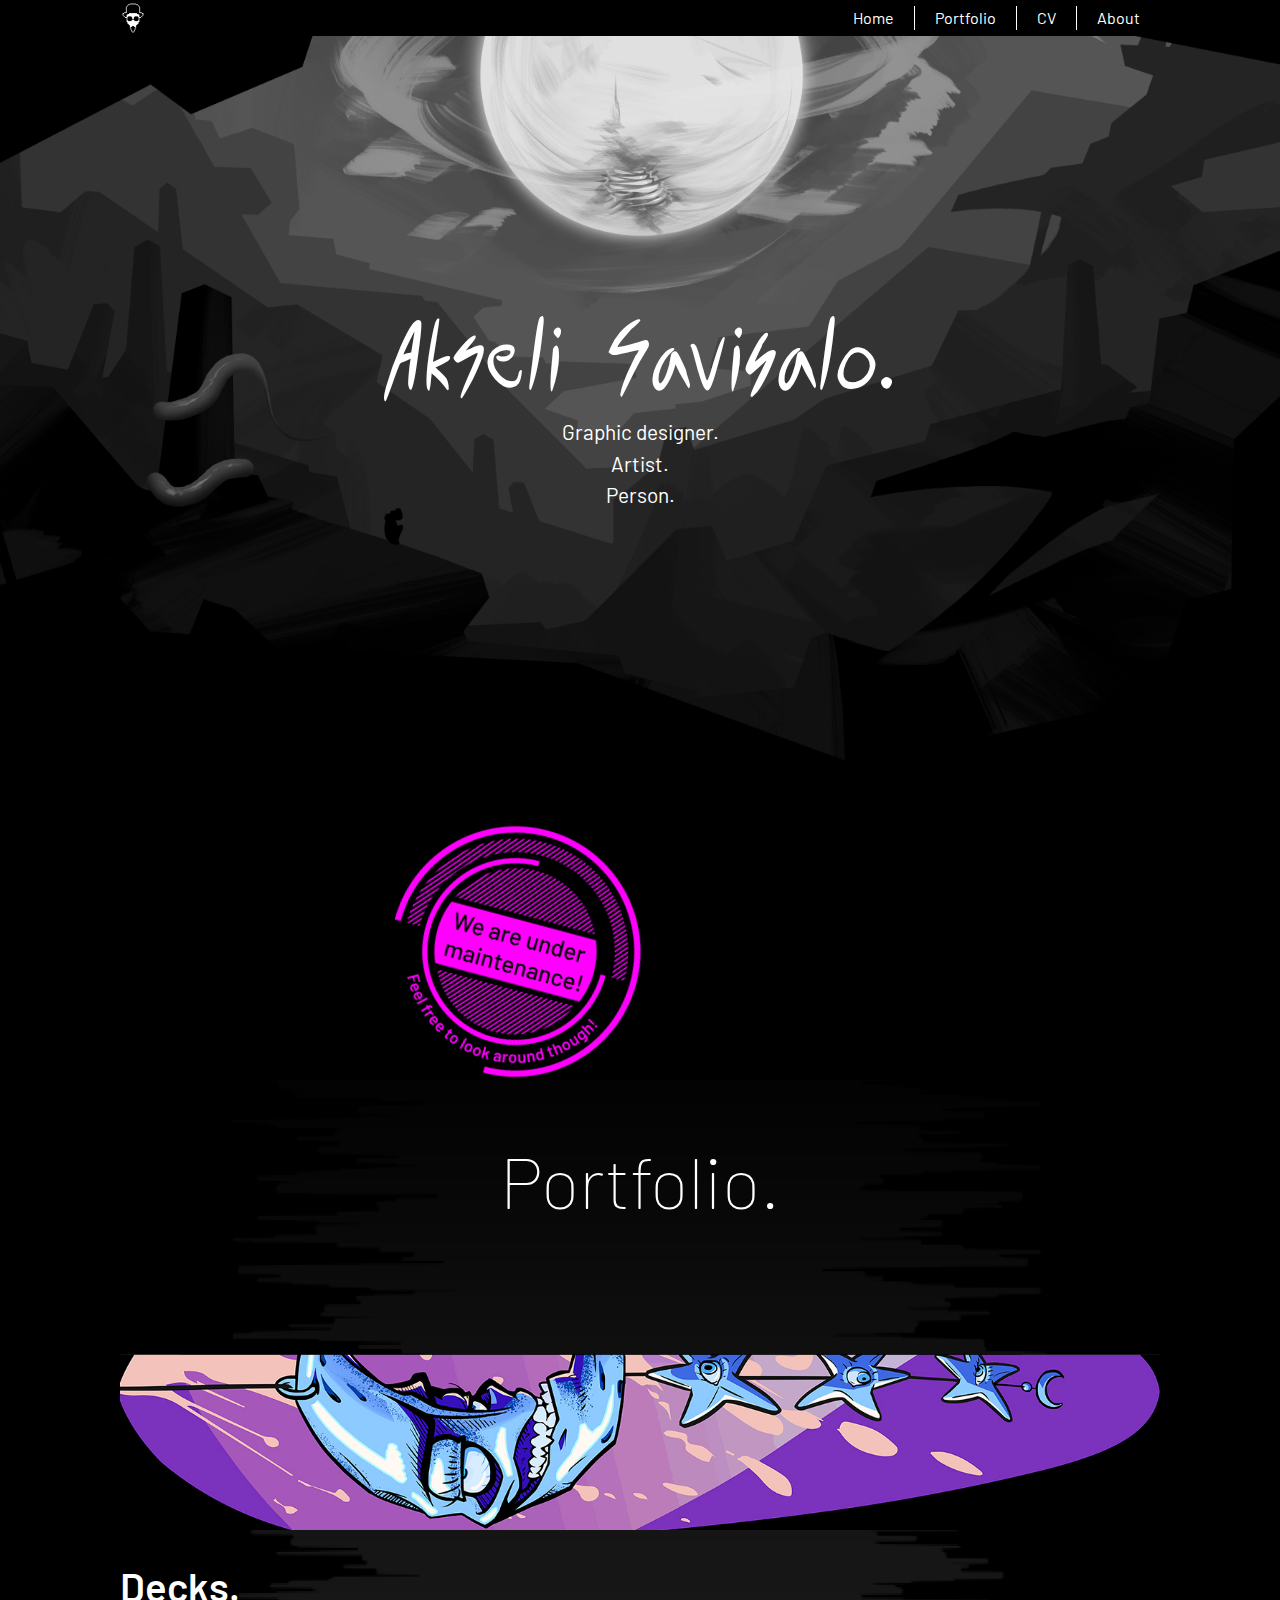
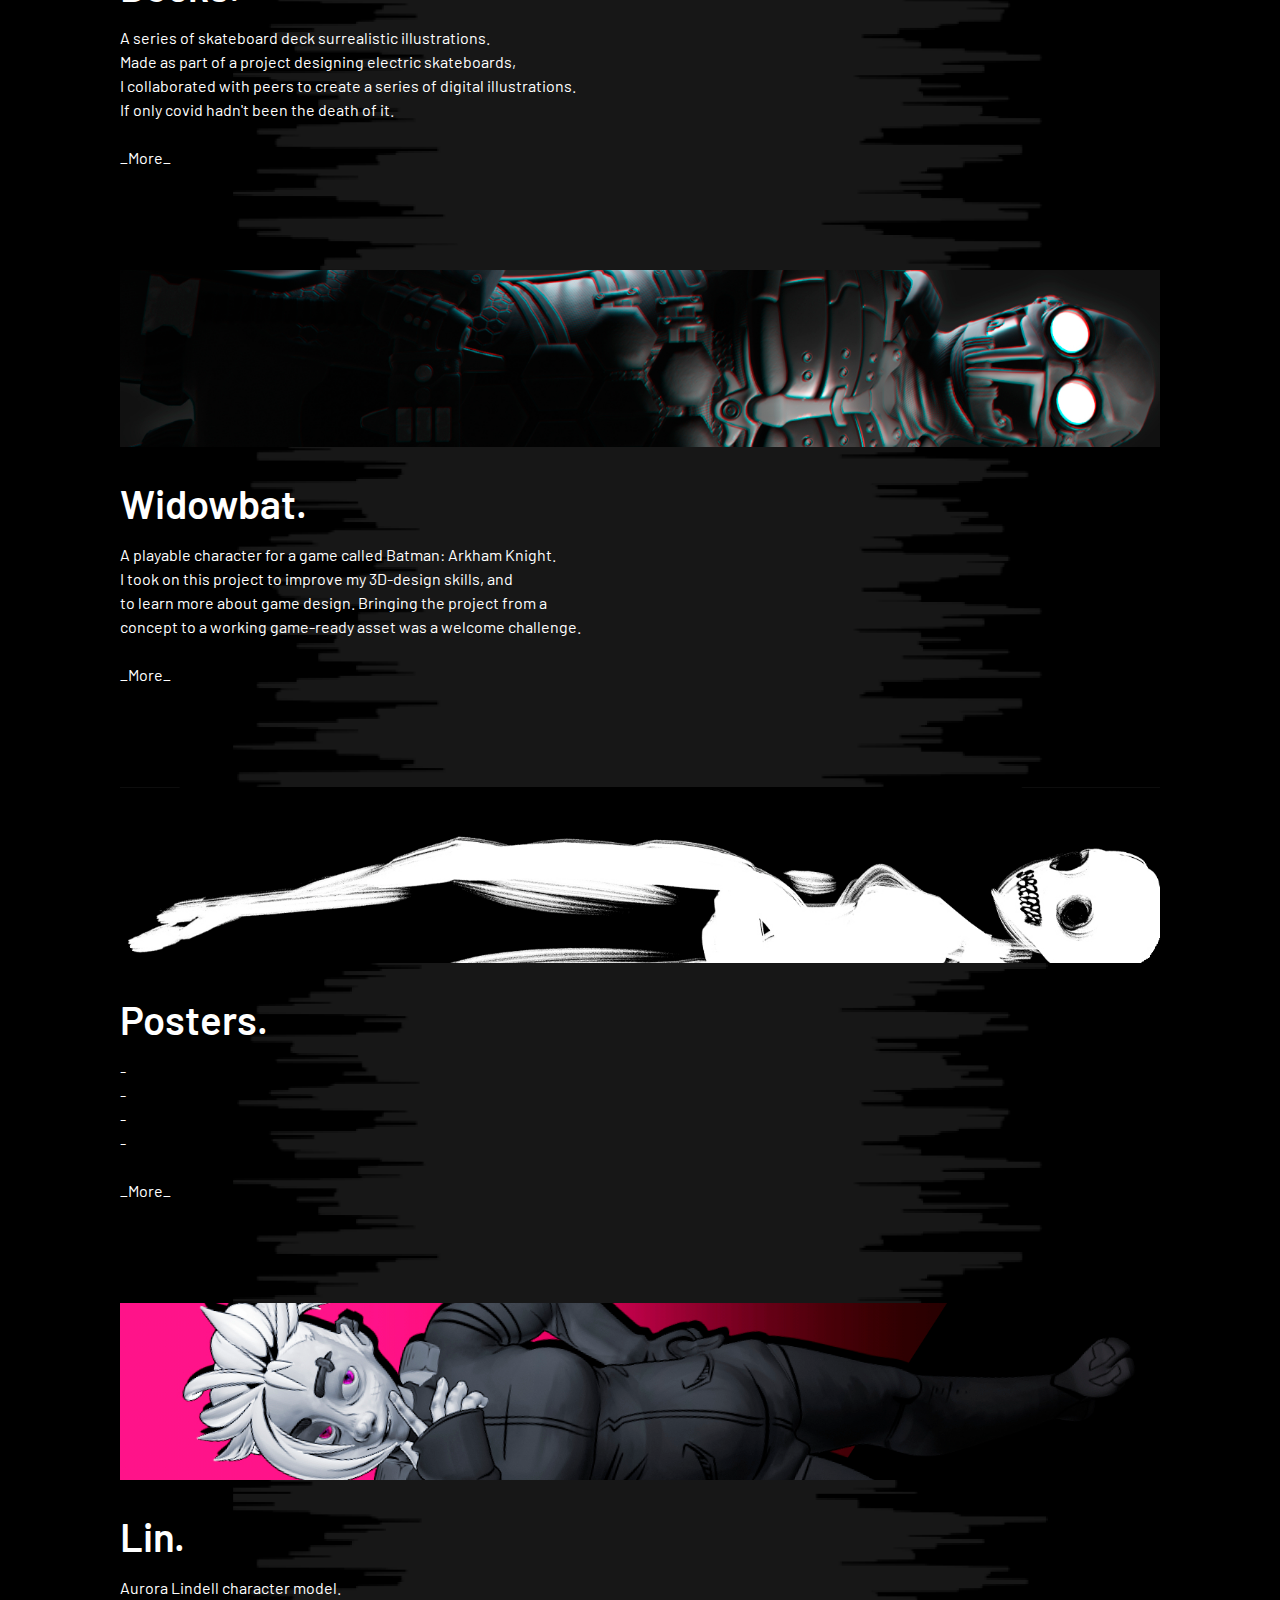
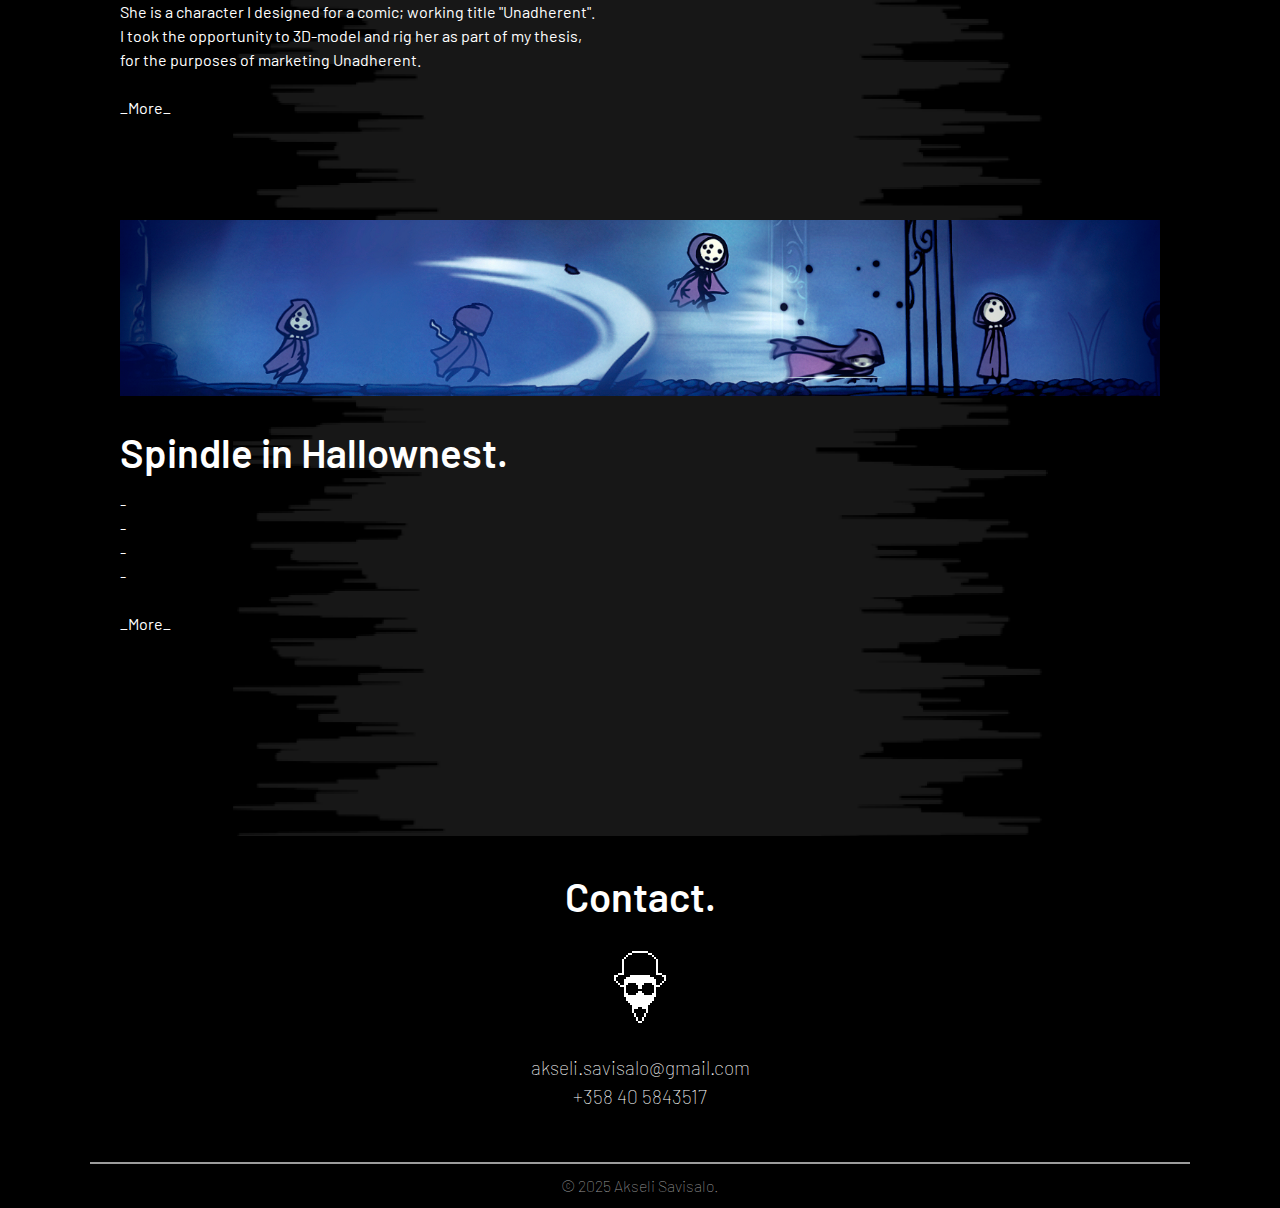
<file: index.html>
<!DOCTYPE html>
<html lang="en">
<head>
    <meta charset="UTF-8">
    <meta name="viewport" content="width=device-width, initial-scale=1.0">
    <title>Portfolio</title>
    <link rel="stylesheet" href="styles.css">

    <link rel="preconnect" href="https://fonts.googleapis.com">
    <link rel="preconnect" href="https://fonts.gstatic.com" crossorigin>
    <link href="https://fonts.googleapis.com/css2?family=Barlow:wght@100;400&display=swap" rel="stylesheet">

    <link rel="shortcut icon" href="images/favicon.png" type="image/x-icon">
</head>
<body>
    
    <nav class="navbar" id="page-top">
        <div class="container">
            <div class="logo-container"> <!--Header logo-->
                <a href="#page-top">
                    <img src="images/logo_x1_white_outlines.png" alt="logo" class="logo">
                </a>
            </div>
            <div class="main-menu"> <!--Navigation-->
                <ul>
                    <li>
                        <a href="#page-top">Home</a>
                    </li>
                    <li>
                        <a href="#portfolio">Portfolio</a>
                    </li>
                    <li>
                        <a href="cv.html">CV</a>
                    </li>
                    <li>
                        <a href="about.html">About</a>
                    </li>
                </ul>
            </div>
            <!-- Borger -->
             <button class="hamburger-button">
                <div class="hamburger-line hamburger-line1"></div>
                <div class="hamburger-line hamburger-line2"></div>
                <div class="hamburger-line hamburger-line3"></div>
             </button>
             <div class="mobile-menu"> <!--Navigation-->
                <ul>
                    <li>
                        <a href="#page-top" class="mobile-menu-button-home">Home</a>
                    </li>
                    <li>
                        <a href="#portfolio" class="mobile-menu-button-portfolio">Portfolio</a>
                    </li>
                    <li>
                        <a href="cv.html">CV</a>
                    </li>
                    <li>
                        <a href="about.html">About</a>
                    </li>
                </ul>
             </div>  
        </div>
    </nav>

    <section class="hero" id="hero">
        <div class="container">
            <div class="hero-content" id="hero-content">
                <h1 class="hero-heading text-xxl text-center">
                    Akseli Savisalo.
                </h1>
                <p class="hero-text text-center">
                    Graphic designer. <br>
                    Artist. <br>
                    Person.
                </p>
            </div>
        </div>
        <ul class="overlay-container">
            <li>
                <img src="images/illustration_overlay_1.png" alt="overlay" class="overlay overlay1" id="overlay1">
            </li>
            <li>
                <img src="images/illustration_overlay_2.png" alt="overlay" class="overlay overlay2" id="overlay2">
            </li>
            <li>
                <img src="images/illustration_overlay_3.png" alt="overlay" class="overlay overlay3" id="overlay3">
            </li>
            <li>
                <img src="images/illustration_overlay_4.png" alt="overlay" class="overlay overlay4" id="overlay4">
            </li>
            <li>
                <img src="images/illustration_overlay_5.png" alt="overlay" class="overlay overlay5" id="overlay5">
            </li>
            <li>
                <img src="images/illustration_background_mobile.png" alt="overlay" class="overlay-mobile">
            </li>
            <li>
                <img src="images/illustration_overlay_mobile.png" alt="overlay" class="overlay-mobile overlay-mobile-motherfucker">
            </li>
        </ul>
    </section>

    <img src="images/under_construction_stamp.png" alt="Under construction stamp" class="under-construction-stamp">

    <section class="portfolio" id="portfolio">

        <ul class="overlay-container">
            <li>
                <img src="images/illustration_overlay_gradient.png" alt="overlay" class="overlay">
            </li>
        </ul>

        <div class="container">
            <h2 class="portfolio-heading text-center">
                Portfolio.
            </h2>

            <div class="portfolio-project" id="project1"> <!-- Project 1 -->
                <a href="project1.html">
                    <img src="images/boards_thumb.jpg" alt="preview" class="project-thumb left-focus">
                </a>
                <a href="project1.html">
                    <h3 class="project-name">Decks.</h3>
                </a>
                <p class="project-description">
                    A series of skateboard deck surrealistic illustrations.<br>
                    Made as part of a project designing electric skateboards,<br>
                    I collaborated with peers to create a series of digital illustrations.<br>
                    If only covid hadn't been the death of it.<br><br>
                    <a href="project1.html" class="description-link">_More_</a>
                </p>
            </div>

            <div class="portfolio-project" id="project4"> <!-- Project 4 -->
                <a href="project4.html">
                    <img src="images/widow_thumb.jpg" alt="preview" class="project-thumb right-focus">
                </a>
                <a href="project4.html">
                    <h3 class="project-name">Widowbat.</h3>
                </a>
                <p class="project-description">
                    A playable character for a game called Batman: Arkham Knight.<br>
                    I took on this project to improve my 3D-design skills, and <br>
                    to learn more about game design. Bringing the project from a <br>
                    concept to a working game-ready asset was a welcome challenge.<br><br>
                    <a href="project4.html" class="description-link">_More_</a>
                </p>
            </div>

            <div class="portfolio-project" id="project2"> <!-- Project 2 -->
                <a href="project2.html">
                    <img src="images/posters_thumb.jpg" alt="preview" class="project-thumb right-focus">
                </a>
                <a href="project2.html">
                    <h3 class="project-name">Posters.</h3>
                </a>
                <p class="project-description">
                    -<br>
                    -<br>
                    -<br>
                    -<br><br>
                    <a href="project2.html" class="description-link">_More_</a>
                </p>
            </div>

            <div class="portfolio-project" id="project3"> <!-- Project 3 -->
                <a href="project3.html">
                    <img src="images/aralyn_thumb.jpg" alt="preview" class="project-thumb left-focus">
                </a>
                <a href="project3.html">
                    <h3 class="project-name">Lin.</h3>
                </a>
                <p class="project-description">
                        Aurora Lindell character model.<br>
                        She is a character I designed for a comic; working title "Unadherent".<br>
                        I took the opportunity to 3D-model and rig her as part of my thesis,<br>
                        for the purposes of marketing Unadherent.<br><br>
                    <a href="project3.html" class="description-link">_More_</a>
                </p>
            </div>

            <div class="portfolio-project" id="project5"> <!-- Project 5 -->
                <a href="project5.html">
                    <img src="images/spindle_thumb.jpg" alt="preview" class="project-thumb right-focus">
                </a>
                <a href="project5.html">
                    <h3 class="project-name">Spindle in Hallownest.</h3>
                </a>
                <p class="project-description">
                    -<br>
                    -<br>
                    -<br>
                    -<br><br>
                    <a href="project5.html" class="description-link">_More_</a>
                </p>
            </div>

        </div>
        <img src="images/mega_boi_thicc.png" alt="project-background" id="project-background" class="project-background">
        <img src="images/mega_boi_thin.png" alt="project-background" id="mobile-project-background" class="mobile-project-background">
    </section>

    <footer>
        <section class="contact">
            <div class="container">
                <h2 class="contact-heading text-center">
                    Contact.
                </h2>
                <a href="#page-top">
                    <img src="images/logo_x2_white_outlines.png" alt="logo" class="contact-logo">
                </a>
                <div class="contact-info text-center">
                    <p>
                        akseli.savisalo@gmail.com <br>
                        +358 40 5843517
                    </p>
                </div>
            </div>
        </section>
        <p class="copyright text-center">
            © 2025 Akseli Savisalo.
        </p>
    </footer>

<script src="main.js"></script>    
</body>
</html>
</file>
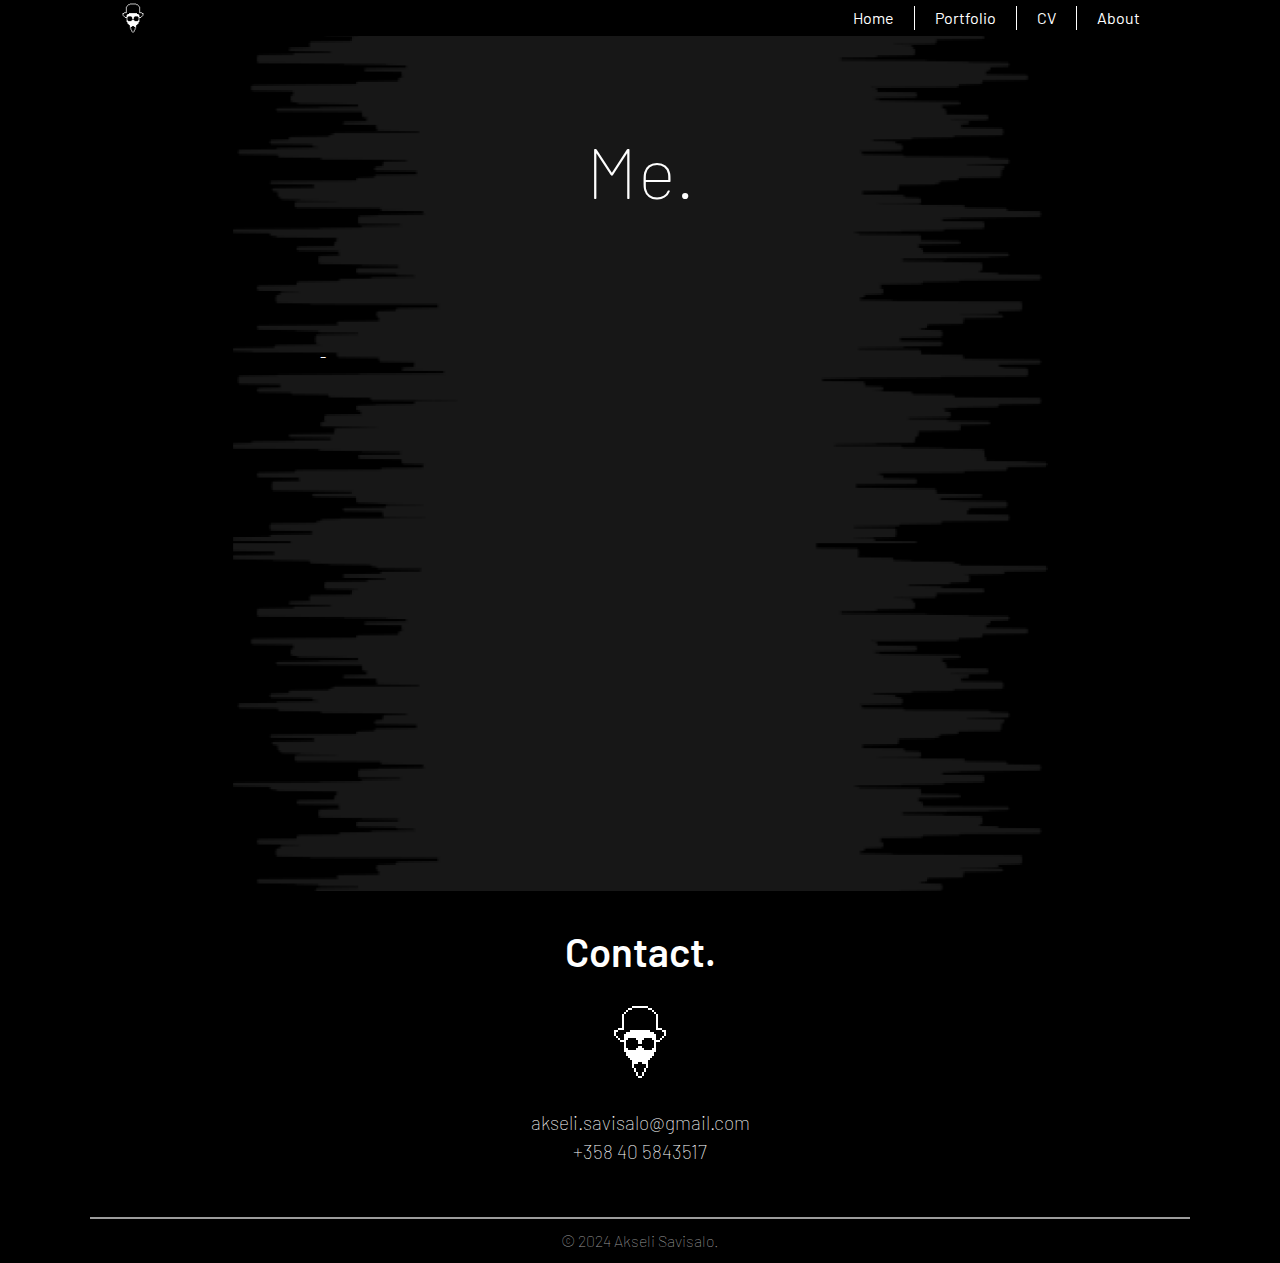
<file: about.html>
<!DOCTYPE html>
<html lang="en">
<head>
    <meta charset="UTF-8">
    <meta name="viewport" content="width=device-width, initial-scale=1.0">
    <title>About.</title>
    <link rel="stylesheet" href="styles.css">

    <link rel="preconnect" href="https://fonts.googleapis.com">
    <link rel="preconnect" href="https://fonts.gstatic.com" crossorigin>
    <link href="https://fonts.googleapis.com/css2?family=Barlow:wght@100;400&display=swap" rel="stylesheet">

    <link rel="shortcut icon" href="images/favicon.png" type="image/x-icon">
</head>

<body>

    <nav class="navbar">
        <div class="container">
            <div class="logo-container"> <!--Header logo-->
                <a href="index.html">
                    <img src="images/logo_x1_white_outlines.png" alt="logo" class="logo">
                </a>
            </div>
            <div class="main-menu"> <!--Navigation-->
                <ul>
                    <li>
                        <a href="index.html">Home</a>
                    </li>
                    <li>
                        <a href="index.html#portfolio">Portfolio</a>
                    </li>
                    <li>
                        <a href="cv.html">CV</a>
                    </li>
                    <li>
                        <a href="about.html">About</a>
                    </li>
                </ul>
            </div>
            <!-- Borger -->
             <button class="hamburger-button">
                <div class="hamburger-line hamburger-line1"></div>
                <div class="hamburger-line hamburger-line2"></div>
                <div class="hamburger-line hamburger-line3"></div>
             </button>
             <div class="mobile-menu"> <!--Navigation-->
                <ul>
                    <li>
                        <a href="index.html">Home</a>
                    </li>
                    <li>
                        <a href="index.html#portfolio">Portfolio</a>
                    </li>
                    <li>
                        <a href="cv.html">CV</a>
                    </li>
                    <li>
                        <a href="about.html">About</a>
                    </li>
                </ul>
             </div>  
        </div>
    </nav>

    <section class="page-content full-height">
        <div class="container">
            <h2 class="portfolio-heading text-center">
                Me.
            </h2>
            <p class="long-description">
                -
            </p>
        </div>
        <img src="images/mega_boi_thicc.png" alt="project-background" id="project-background" class="project-background">
        <img src="images/mega_boi_thin.png" alt="project-background" id="mobile-project-background" class="mobile-project-background">
    </section>

    <footer>
        <section class="contact">
            <div class="container">
                <h2 class="contact-heading text-center">
                    Contact.
                </h2>
                <a href="index.html">
                    <img src="images/logo_x2_white_outlines.png" alt="logo" class="contact-logo">
                </a>
                <div class="contact-info text-center">
                    <p>
                        akseli.savisalo@gmail.com <br>
                        +358 40 5843517
                    </p>
                </div>
            </div>
        </section>
        <p class="copyright text-center">
            © 2024 Akseli Savisalo.
        </p>
    </footer>

<script src="main.js"></script>    
</body>
</html>
</file>
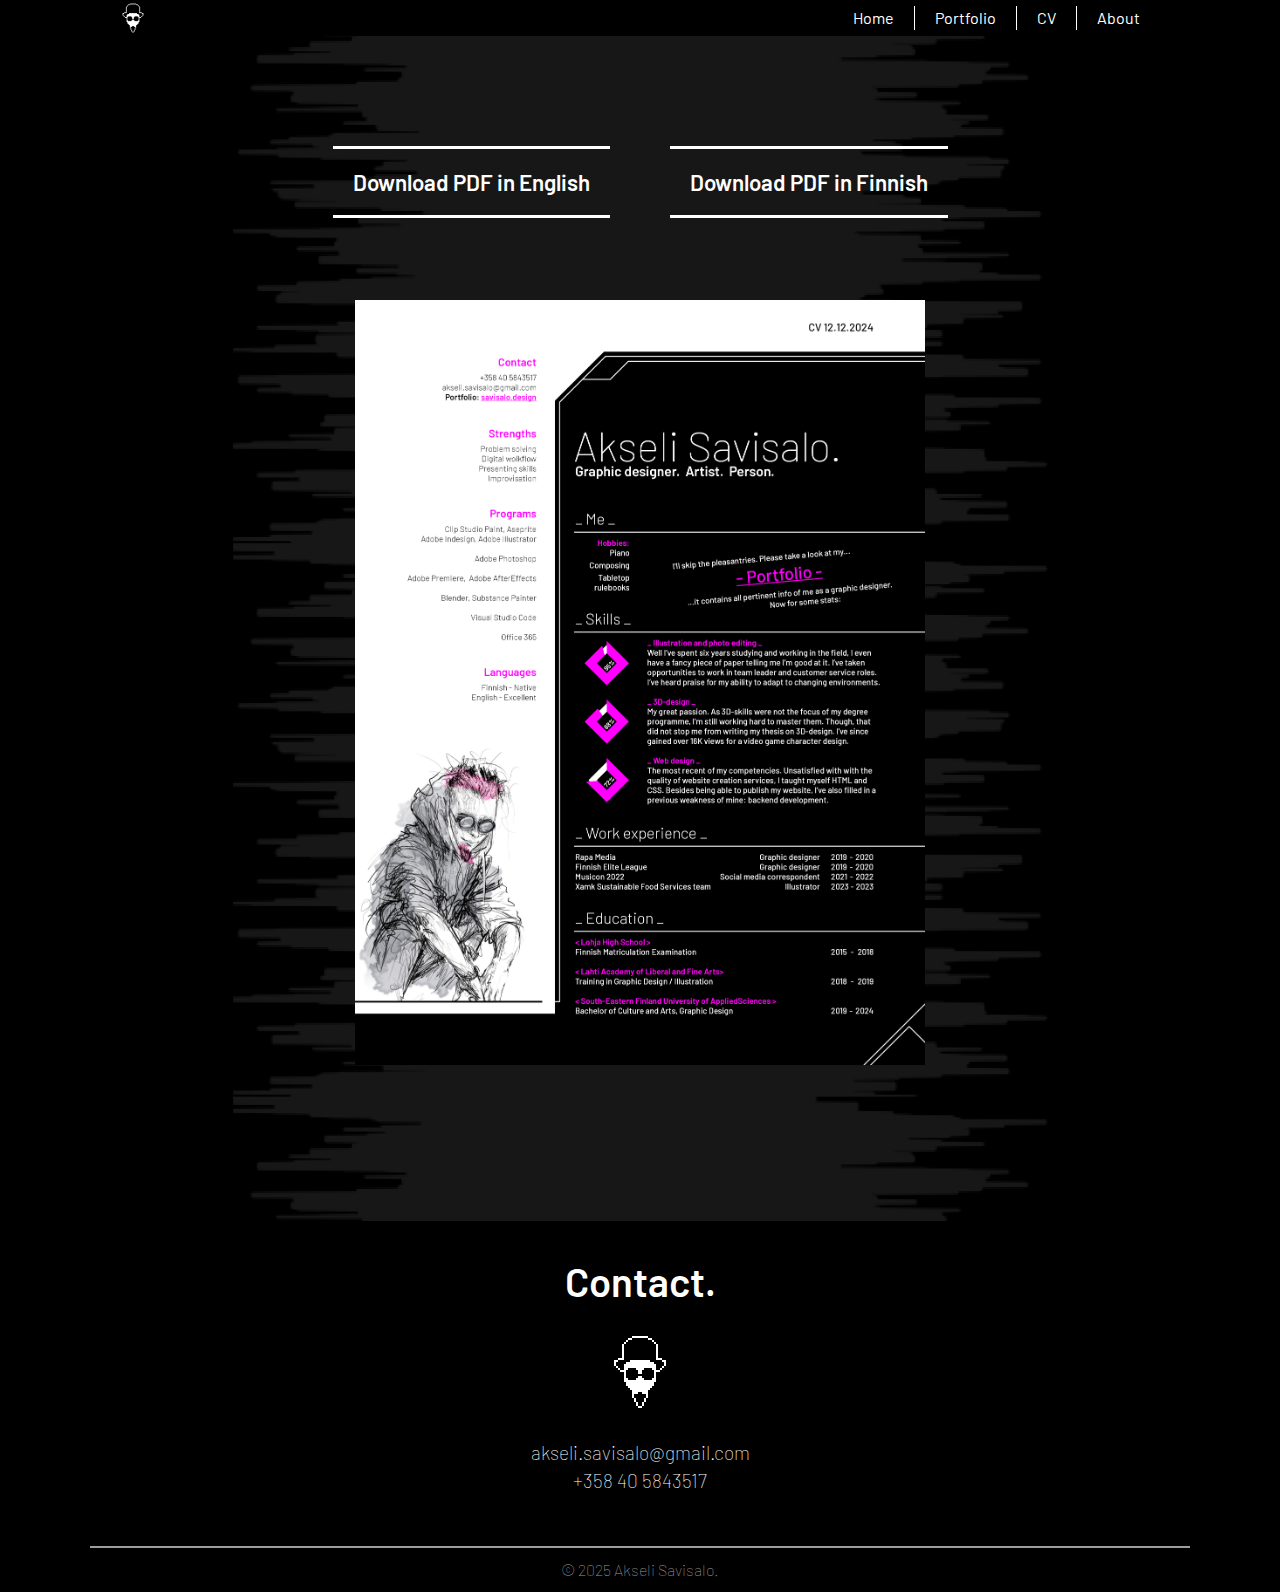
<file: cv.html>
<!DOCTYPE html>
<html lang="en">
<head>
    <meta charset="UTF-8">
    <meta name="viewport" content="width=device-width, initial-scale=1.0">
    <title>CV.</title>
    <link rel="stylesheet" href="styles.css">

    <link rel="preconnect" href="https://fonts.googleapis.com">
    <link rel="preconnect" href="https://fonts.gstatic.com" crossorigin>
    <link href="https://fonts.googleapis.com/css2?family=Barlow:wght@100;400&display=swap" rel="stylesheet">

    <link rel="shortcut icon" href="images/favicon.png" type="image/x-icon">
</head>

<body>

    <nav class="navbar">
        <div class="container">
            <div class="logo-container"> <!--Header logo-->
                <a href="index.html">
                    <img src="images/logo_x1_white_outlines.png" alt="logo" class="logo">
                </a>
            </div>
            <div class="main-menu"> <!--Navigation-->
                <ul>
                    <li>
                        <a href="index.html">Home</a>
                    </li>
                    <li>
                        <a href="index.html#portfolio">Portfolio</a>
                    </li>
                    <li>
                        <a href="cv.html">CV</a>
                    </li>
                    <li>
                        <a href="about.html">About</a>
                    </li>
                </ul>
            </div>
            <!-- Borger -->
             <button class="hamburger-button">
                <div class="hamburger-line hamburger-line1"></div>
                <div class="hamburger-line hamburger-line2"></div>
                <div class="hamburger-line hamburger-line3"></div>
             </button>
             <div class="mobile-menu"> <!--Navigation-->
                <ul>
                    <li>
                        <a href="index.html">Home</a>
                    </li>
                    <li>
                        <a href="index.html#portfolio">Portfolio</a>
                    </li>
                    <li>
                        <a href="cv.html">CV</a>
                    </li>
                    <li>
                        <a href="about.html">About</a>
                    </li>
                </ul>
             </div>  
        </div>
    </nav>

    <section class="page-content full-height">
        <div class="container">
            <ul class="vertical-gallery gallery-wrap">
                <li>
                    <a href="downloads/cv_english.pdf" class="download-button" download>Download PDF in English</a>
                </li>
                <li>
                    <a href="downloads/cv_finnish.pdf" class="download-button" download>Download PDF in Finnish</a>
                </li>
            </ul>
            <ul class="vertical-gallery gallery-wrap">
                <li>
                    <img src="images/cv_english.jpg" alt="display" class="vertical-gallery-item" onclick="this.requestFullscreen()">
                </li>
            </ul>
        </div>
        <img src="images/mega_boi_thicc.png" alt="project-background" id="project-background" class="project-background">
        <img src="images/mega_boi_thin.png" alt="project-background" id="mobile-project-background" class="mobile-project-background">
    </section>

    <footer>
        <section class="contact">
            <div class="container">
                <h2 class="contact-heading text-center">
                    Contact.
                </h2>
                <a href="index.html">
                    <img src="images/logo_x2_white_outlines.png" alt="logo" class="contact-logo">
                </a>
                <div class="contact-info text-center">
                    <p>
                        akseli.savisalo@gmail.com <br>
                        +358 40 5843517
                    </p>
                </div>
            </div>
        </section>
        <p class="copyright text-center">
            © 2025 Akseli Savisalo.
        </p>
    </footer>

<script src="main.js"></script>    
</body>
</html>
</file>
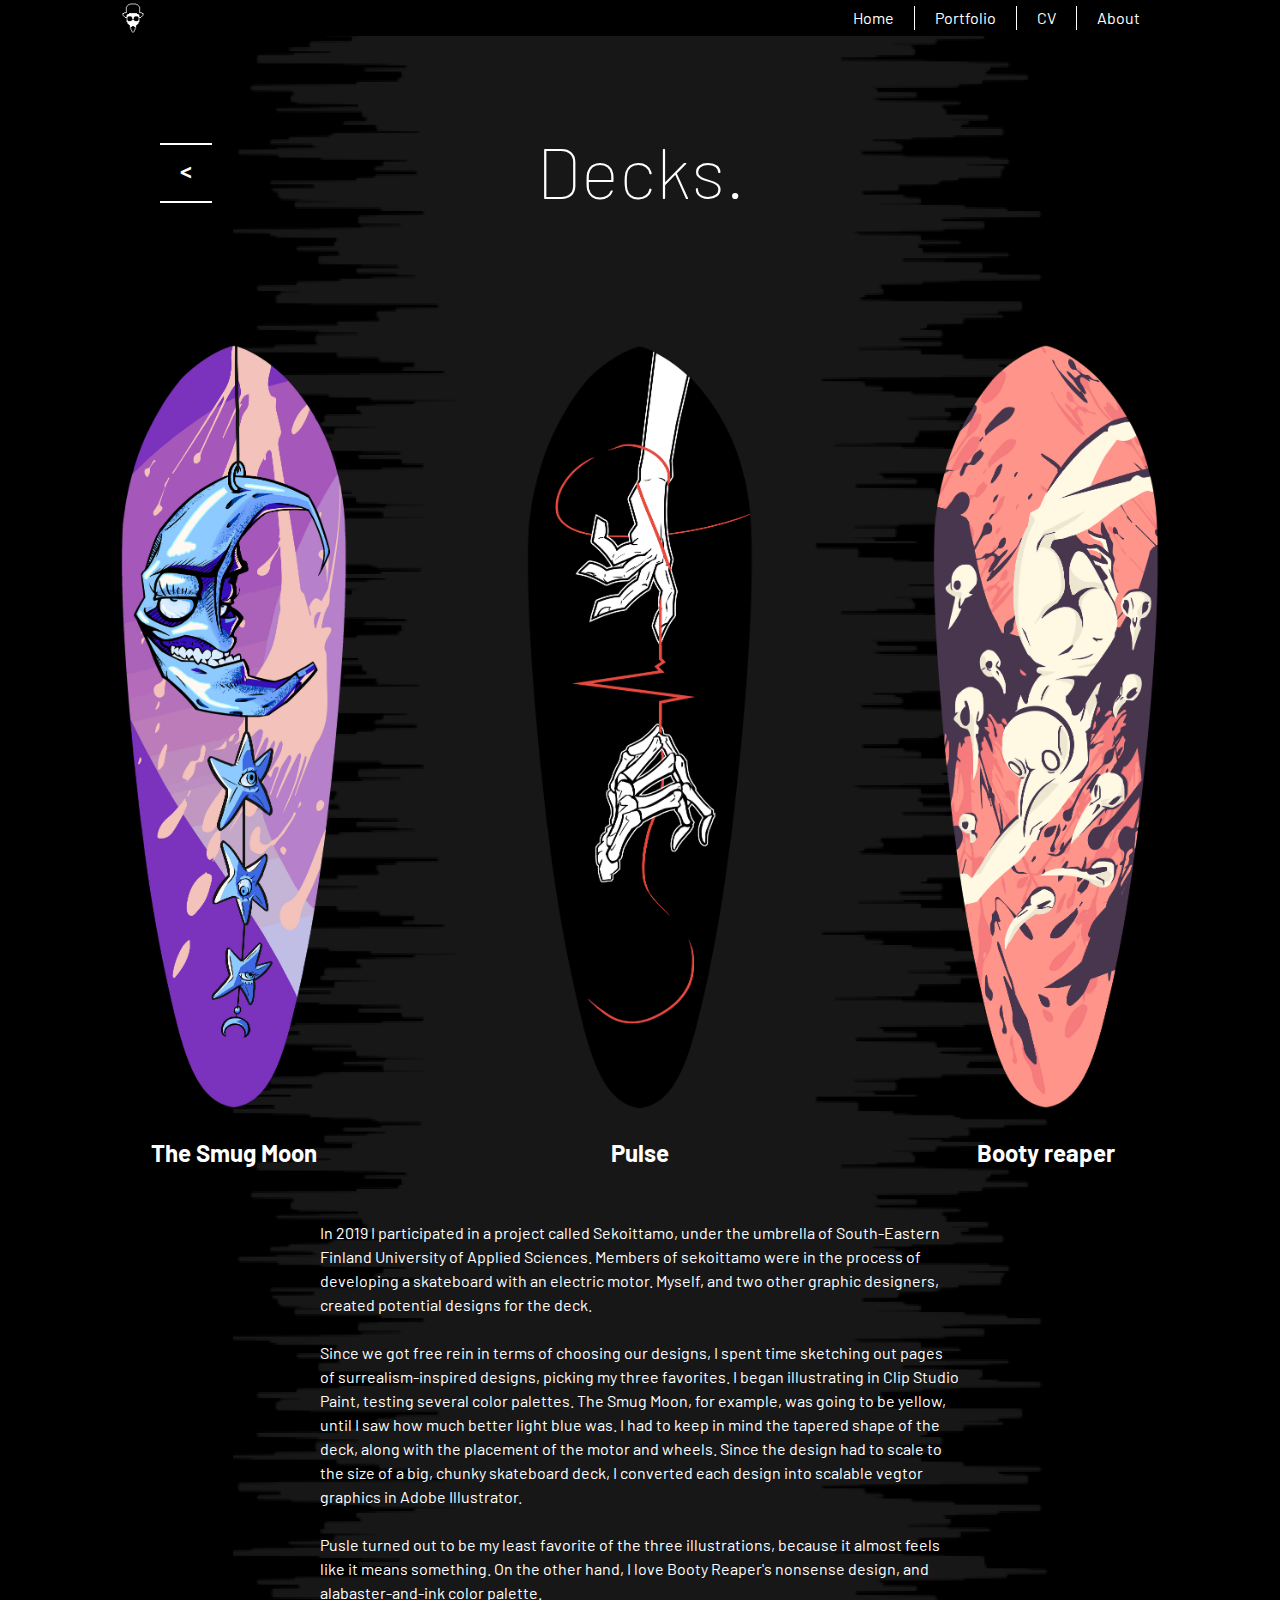
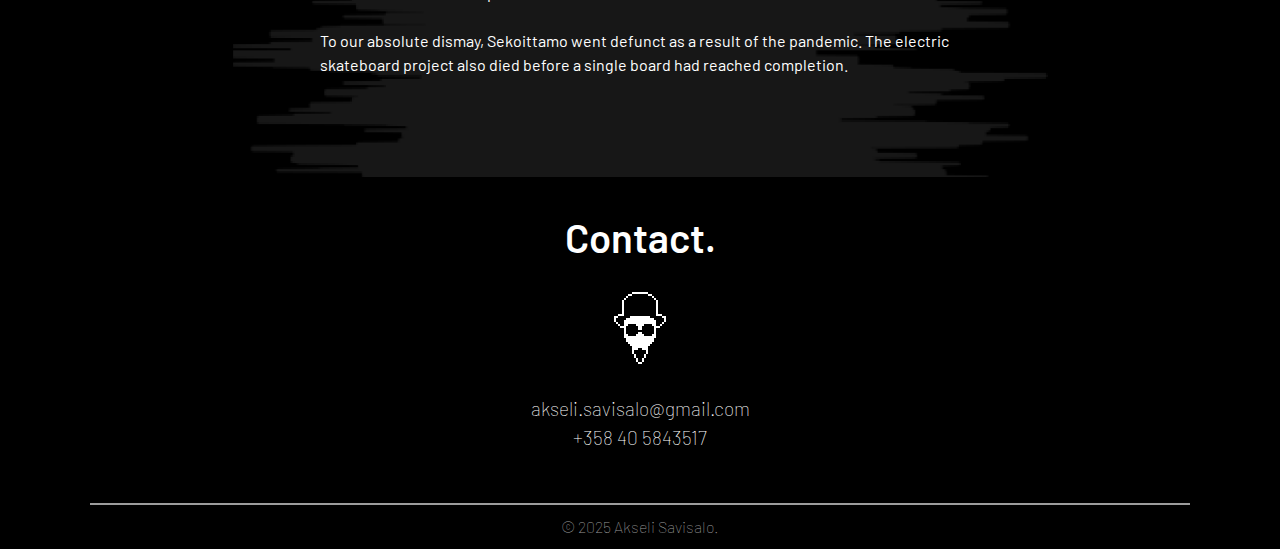
<file: project1.html>
<!DOCTYPE html>
<html lang="en">
<head>
    <meta charset="UTF-8">
    <meta name="viewport" content="width=device-width, initial-scale=1.0">
    <title>Decks.</title>
    <link rel="stylesheet" href="styles.css">

    <link rel="preconnect" href="https://fonts.googleapis.com">
    <link rel="preconnect" href="https://fonts.gstatic.com" crossorigin>
    <link href="https://fonts.googleapis.com/css2?family=Barlow:wght@100;400&display=swap" rel="stylesheet">

    <link rel="shortcut icon" href="images/favicon.png" type="image/x-icon">
</head>

<body>

    <nav class="navbar">
        <div class="container">
            <div class="logo-container"> <!--Header logo-->
                <a href="index.html">
                    <img src="images/logo_x1_white_outlines.png" alt="logo" class="logo">
                </a>
            </div>
            <div class="main-menu"> <!--Navigation-->
                <ul>
                    <li>
                        <a href="index.html">Home</a>
                    </li>
                    <li>
                        <a href="index.html#portfolio">Portfolio</a>
                    </li>
                    <li>
                        <a href="cv.html">CV</a>
                    </li>
                    <li>
                        <a href="about.html">About</a>
                    </li>
                </ul>
            </div>
            <!-- Borger -->
             <button class="hamburger-button">
                <div class="hamburger-line hamburger-line1"></div>
                <div class="hamburger-line hamburger-line2"></div>
                <div class="hamburger-line hamburger-line3"></div>
             </button>
             <div class="mobile-menu"> <!--Navigation-->
                <ul>
                    <li>
                        <a href="index.html">Home</a>
                    </li>
                    <li>
                        <a href="index.html#portfolio">Portfolio</a>
                    </li>
                    <li>
                        <a href="cv.html">CV</a>
                    </li>
                    <li>
                        <a href="about.html">About</a>
                    </li>
                </ul>
             </div>  
        </div>
    </nav>

    <section class="page-content full-height">
        <div class="container">
            <a href="index.html#project1" class="return">&lt;</a>
        </div>
        <div class="container">
            <h2 class="portfolio-heading text-center">
                Decks.
            </h2>
            <ul class="vertical-gallery">
                <li>
                    <img src="images/the_smug_moon.png" alt="display" class="vertical-gallery-item" onclick="this.requestFullscreen()">
                    <h2 class="vertical-gallery-text text-center">The Smug Moon</h2>
                </li>
                <li>
                    <img src="images/pulse.png" alt="display" class="vertical-gallery-item" onclick="this.requestFullscreen()">
                    <h2 class="vertical-gallery-text text-center">Pulse</h2>
                </li>
                <li>
                    <img src="images/booty_reaper.png" alt="display" class="vertical-gallery-item" onclick="this.requestFullscreen()">
                    <h2 class="vertical-gallery-text text-center">Booty reaper</h2>
                </li>
            </ul>
            <p class="long-description">

                In 2019 I participated in a project called Sekoittamo, under the umbrella of South-Eastern Finland University of Applied Sciences.
                Members of sekoittamo were in the process of developing a skateboard with an electric motor. 
                Myself, and two other graphic designers, created potential designs for the deck.<br><br>

                Since we got free rein in terms of choosing our designs, I spent time sketching out pages of surrealism-inspired designs,
                picking my three favorites. I began illustrating in Clip Studio Paint, testing several color palettes. The Smug Moon,
                for example, was going to be yellow, until I saw how much better light blue was.
                I had to keep in mind the tapered shape of the deck, along with the placement of the motor and wheels.
                Since the design had to scale to the size of a big, chunky skateboard deck, I converted each design into
                scalable vegtor graphics in Adobe Illustrator.<br><br>

                Pusle turned out to be my least favorite of the three illustrations, because it almost feels like it means something.
                On the other hand, I love Booty Reaper's nonsense design, and alabaster-and-ink color palette.<br><br>

                To our absolute dismay, Sekoittamo went defunct as a result of the pandemic. The electric skateboard project
                also died before a single board had reached completion.

            </p>
        </div>
        <img src="images/mega_boi_thicc.png" alt="project-background" id="project-background" class="project-background">
        <img src="images/mega_boi_thin.png" alt="project-background" id="mobile-project-background" class="mobile-project-background">
    </section>

    <footer>
        <section class="contact">
            <div class="container">
                <h2 class="contact-heading text-center">
                    Contact.
                </h2>
                <a href="index.html">
                    <img src="images/logo_x2_white_outlines.png" alt="logo" class="contact-logo">
                </a>
                <div class="contact-info text-center">
                    <p>
                        akseli.savisalo@gmail.com <br>
                        +358 40 5843517
                    </p>
                </div>
            </div>
        </section>
        <p class="copyright text-center">
            © 2025 Akseli Savisalo.
        </p>
    </footer>

<script src="main.js"></script>    
</body>
</html>
</file>
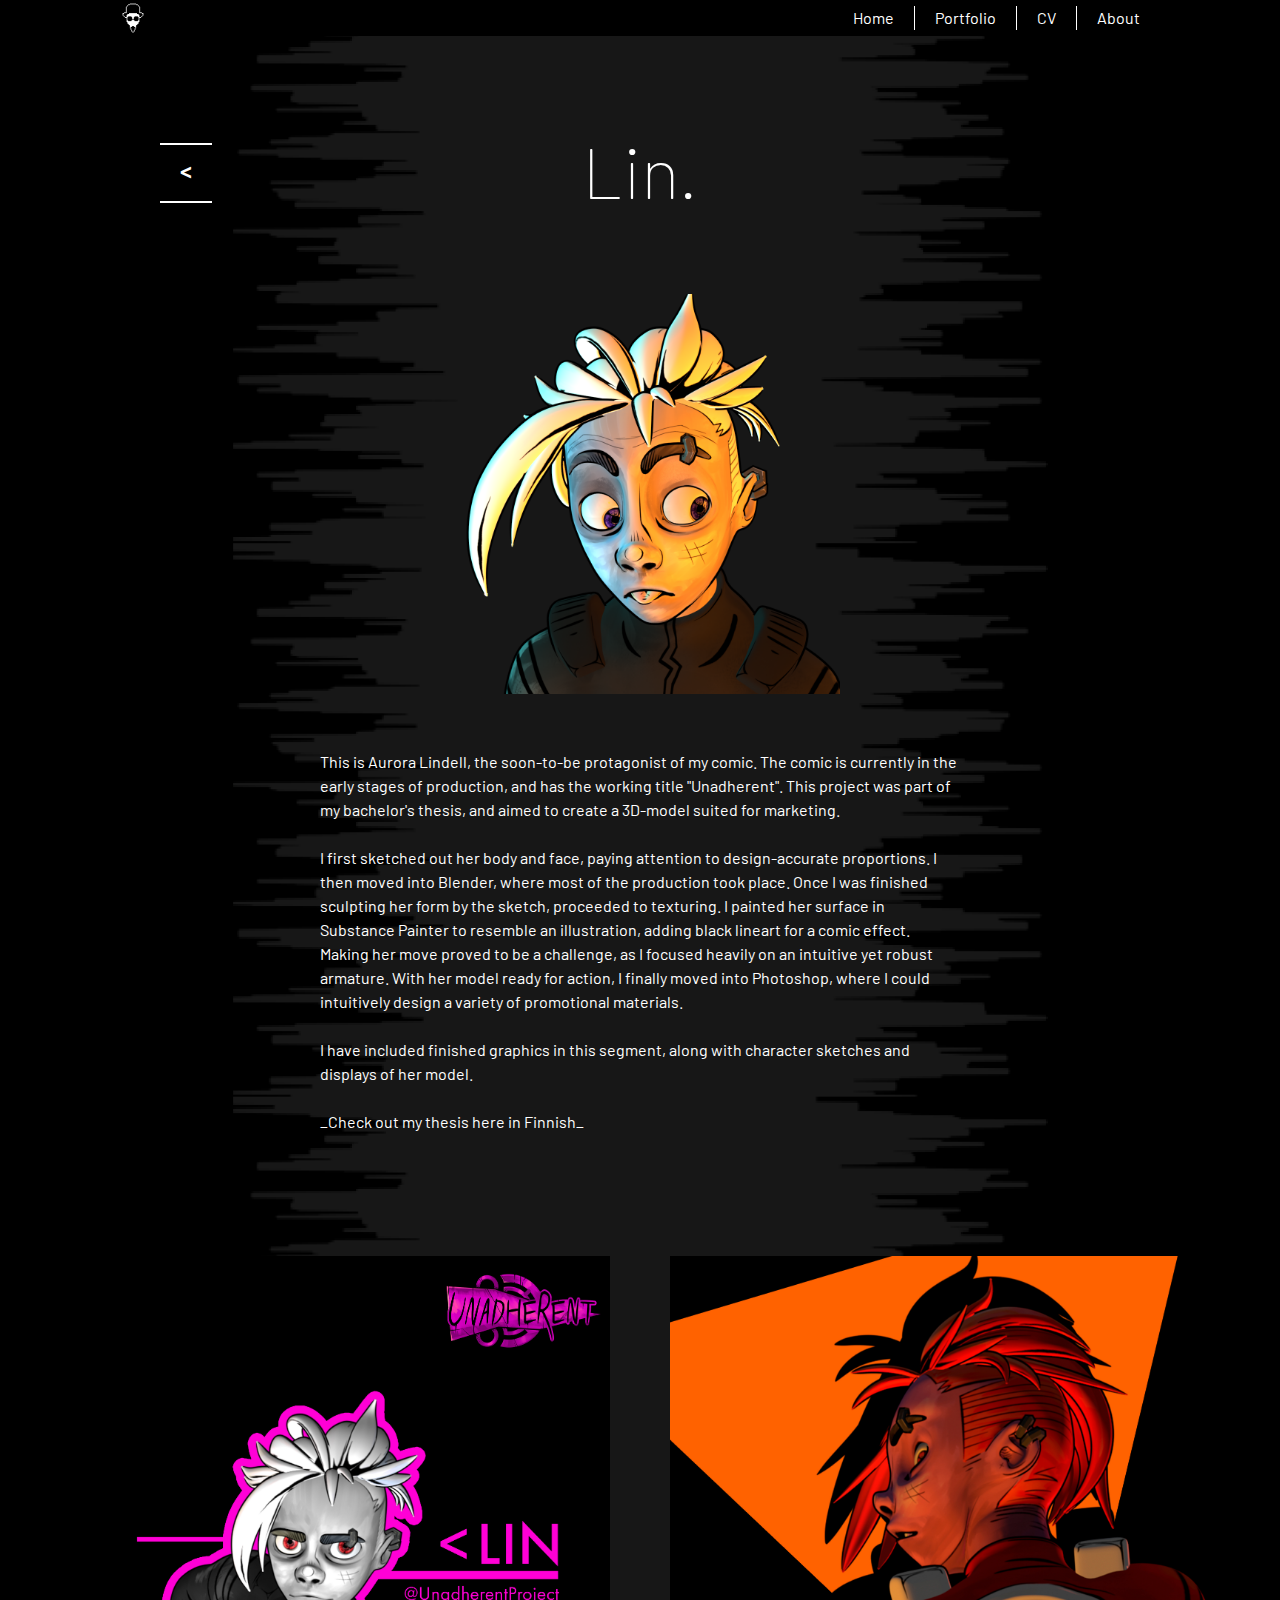
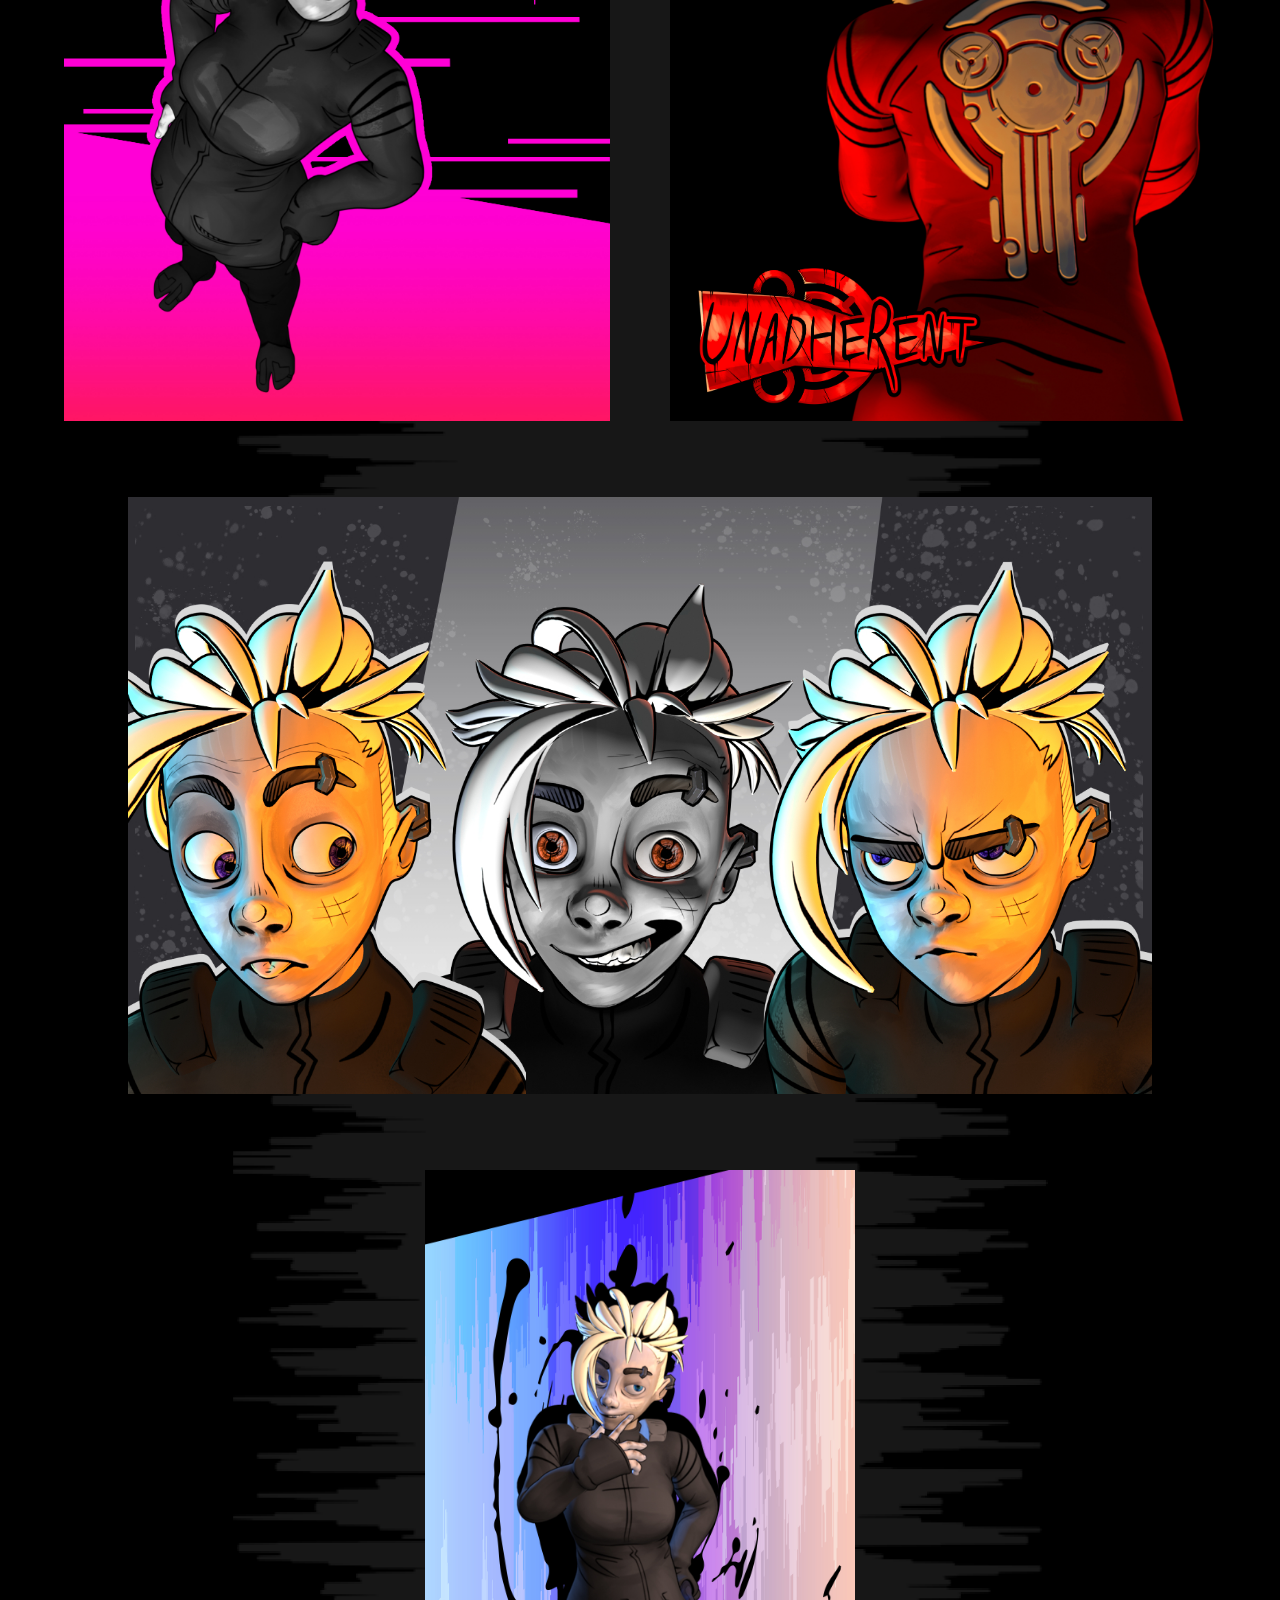
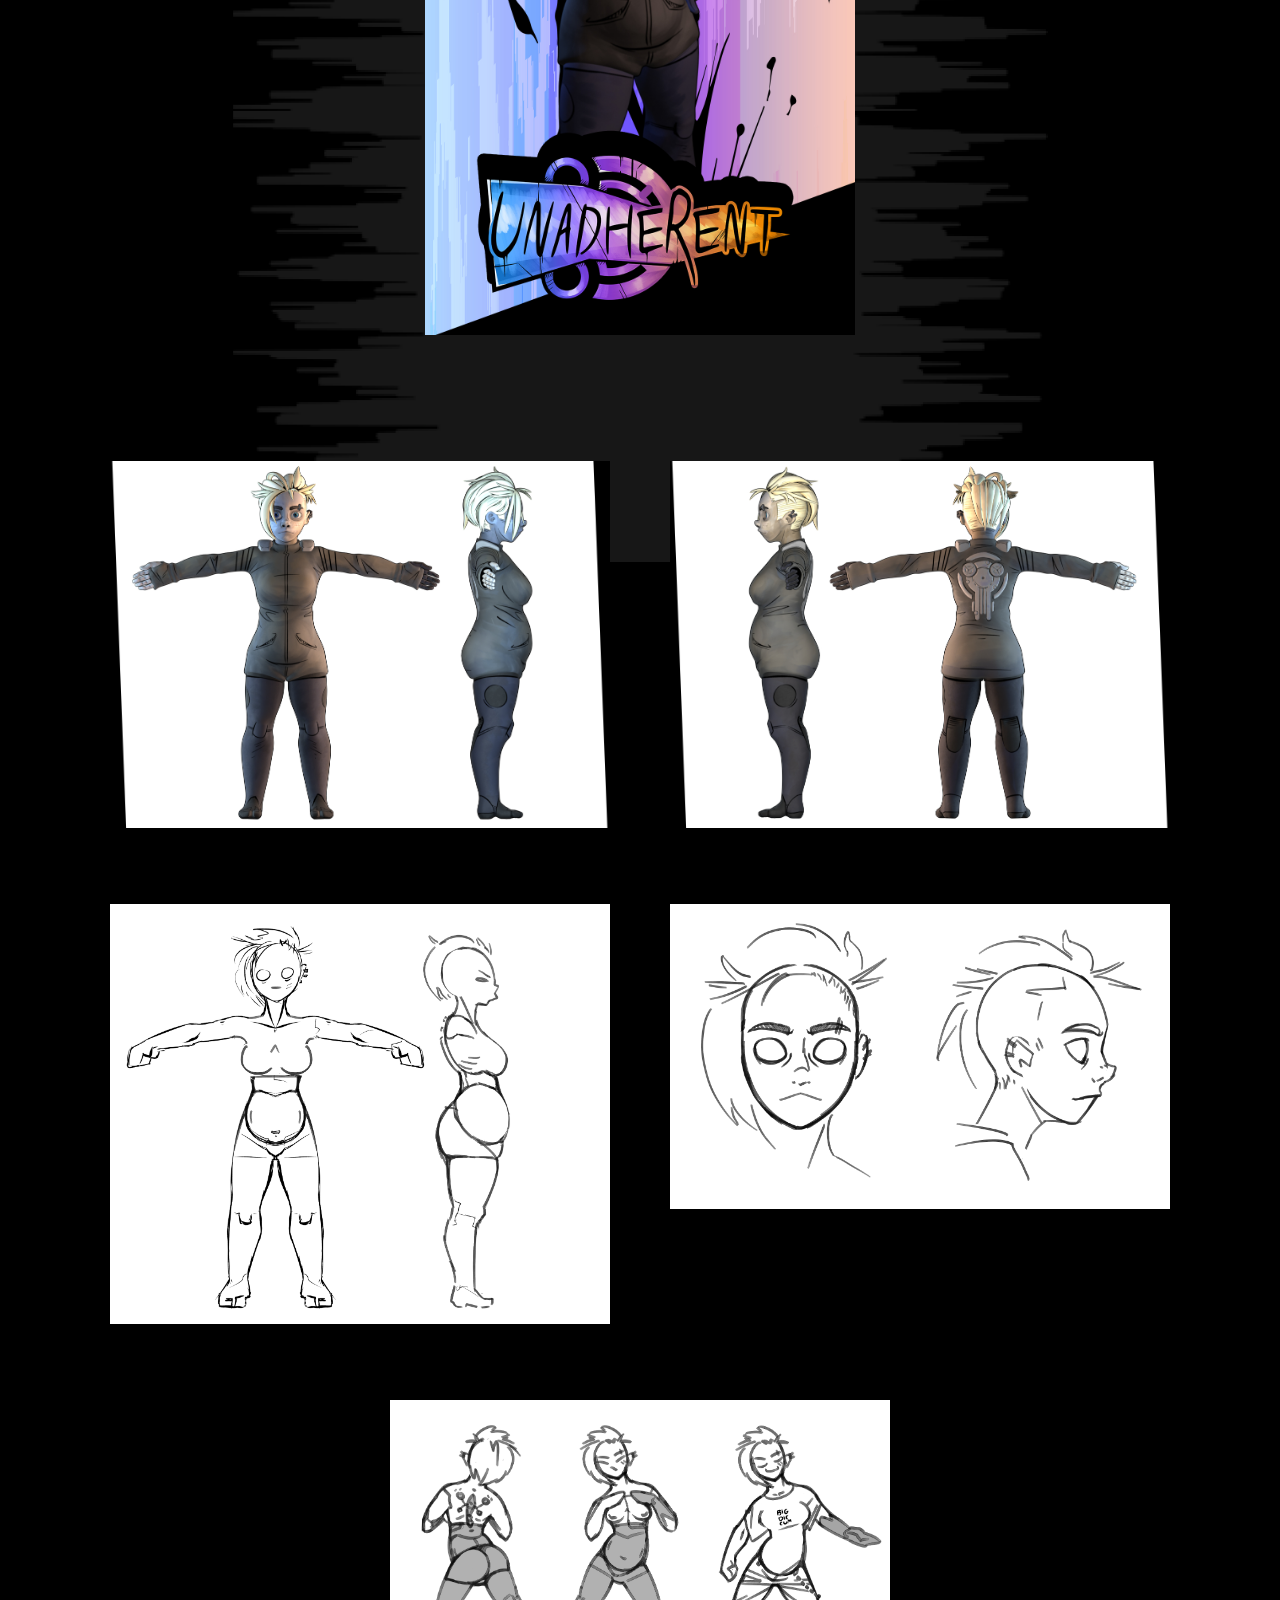
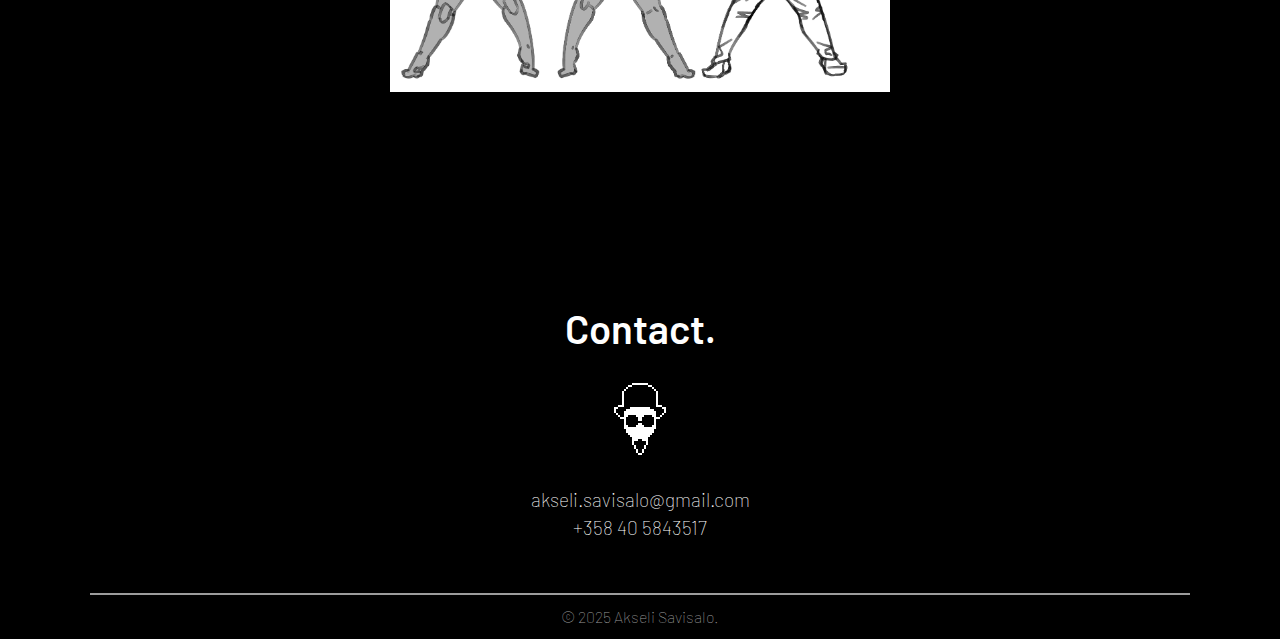
<file: project3.html>
<!DOCTYPE html>
<html lang="en">
<head>
    <meta charset="UTF-8">
    <meta name="viewport" content="width=device-width, initial-scale=1.0">
    <title>Lin.</title>
    <link rel="stylesheet" href="styles.css">

    <link rel="preconnect" href="https://fonts.googleapis.com">
    <link rel="preconnect" href="https://fonts.gstatic.com" crossorigin>
    <link href="https://fonts.googleapis.com/css2?family=Barlow:wght@100;400&display=swap" rel="stylesheet">

    <link rel="shortcut icon" href="images/favicon.png" type="image/x-icon">
</head>

<body>

    <nav class="navbar">
        <div class="container">
            <div class="logo-container"> <!--Header logo-->
                <a href="index.html">
                    <img src="images/logo_x1_white_outlines.png" alt="logo" class="logo">
                </a>
            </div>
            <div class="main-menu"> <!--Navigation-->
                <ul>
                    <li>
                        <a href="index.html">Home</a>
                    </li>
                    <li>
                        <a href="index.html#portfolio">Portfolio</a>
                    </li>
                    <li>
                        <a href="cv.html">CV</a>
                    </li>
                    <li>
                        <a href="about.html">About</a>
                    </li>
                </ul>
            </div>
            <!-- Borger -->
             <button class="hamburger-button">
                <div class="hamburger-line hamburger-line1"></div>
                <div class="hamburger-line hamburger-line2"></div>
                <div class="hamburger-line hamburger-line3"></div>
             </button>
             <div class="mobile-menu"> <!--Navigation-->
                <ul>
                    <li>
                        <a href="index.html">Home</a>
                    </li>
                    <li>
                        <a href="index.html#portfolio">Portfolio</a>
                    </li>
                    <li>
                        <a href="cv.html">CV</a>
                    </li>
                    <li>
                        <a href="about.html">About</a>
                    </li>
                </ul>
             </div>  
        </div>
    </nav>

    <section class="page-content full-height">
        <div class="container">
            <a href="index.html#project3" class="return">&lt;</a>
        </div>
        <div>
            <h2 class="portfolio-heading text-center">
                Lin.
            </h2>

            <ul class="vertical-gallery gallery-wrap">
                <li>
                    <img src="images/surprised_lin.png" alt="display" class="vertical-gallery-item lin-profile-pic" onclick="this.requestFullscreen()">
                </li>
            </ul>

            <p class="long-description">
                
                This is Aurora Lindell, the soon-to-be protagonist of my comic. 
                The comic is currently in the early stages of production, and has the working title "Unadherent".
                This project was part of my bachelor's thesis, and aimed to create a 3D-model suited for marketing.<br><br>

                I first sketched out her body and face, paying attention to design-accurate proportions.
                I then moved into Blender, where most of the production took place. Once I was finished sculpting her form by the sketch, proceeded to texturing.
                I painted her surface in Substance Painter to resemble an illustration, adding black lineart for a comic effect.
                Making her move proved to be a challenge, as I focused heavily on an intuitive yet robust armature.
                With her model ready for action, I finally moved into Photoshop, where I could intuitively design a variety of promotional materials.<br><br>
            
                I have included finished graphics in this segment, along with character sketches and displays of her model.
                <br><br><a href="https://urn.fi/URN:NBN:fi:amk-202405069638" target="_blank" class="description-link">_Check out my thesis here in Finnish_</a><br><br><br><br>

            </p>
            
            <ul class="vertical-gallery gallery-wrap">
                <li>
                    <img src="images/neon_poster.jpg" alt="display" class="vertical-gallery-item" onclick="this.requestFullscreen()">
                    <h2 class="vertical-gallery-text text-center"></h2>
                </li>
                <li>
                    <img src="images/red_poster.jpg" alt="display" class="vertical-gallery-item" onclick="this.requestFullscreen()">
                    <h2 class="vertical-gallery-text text-center"></h2>
                </li>
                <li>
                    <img src="images/expressions.jpg" alt="display" class="vertical-gallery-item" onclick="this.requestFullscreen()">
                    <h2 class="vertical-gallery-text text-center"></h2>
                </li>
                <li>
                    <img src="images/splatters_background.jpg" alt="display" class="vertical-gallery-item" onclick="this.requestFullscreen()">
                    <h2 class="vertical-gallery-text text-center"></h2>
                </li>
            </ul>
            <ul class="vertical-gallery gallery-wrap">
                <li>
                    <img src="images/turnaround1.jpg" alt="display" class="vertical-gallery-item half-size" onclick="this.requestFullscreen()">
                    <h2 class="vertical-gallery-text text-center"></h2>
                </li>
                <li>
                    <img src="images/turnaround2.jpg" alt="display" class="vertical-gallery-item half-size" onclick="this.requestFullscreen()">
                    <h2 class="vertical-gallery-text text-center"></h2>
                </li>
                <li>
                    <img src="images/lin_ref_body.jpg" alt="display" class="vertical-gallery-item half-size" onclick="this.requestFullscreen()">
                    <h2 class="vertical-gallery-text text-center"></h2>
                </li>
                <li>
                    <img src="images/lin_ref_face.jpg" alt="display" class="vertical-gallery-item half-size" onclick="this.requestFullscreen()">
                    <h2 class="vertical-gallery-text text-center"></h2>
                </li>
                <li>
                    <img src="images/lin_sketch1.jpg" alt="display" class="vertical-gallery-item half-size" onclick="this.requestFullscreen()">
                    <h2 class="vertical-gallery-text text-center"></h2>
                </li>
            </ul>
        </div>
        <img src="images/mega_boi_thicc.png" alt="project-background" id="project-background" class="project-background">
        <img src="images/mega_boi_thin.png" alt="project-background" id="mobile-project-background" class="mobile-project-background">
    </section>

    <footer>
        <section class="contact">
            <div class="container">
                <h2 class="contact-heading text-center">
                    Contact.
                </h2>
                <a href="index.html">
                    <img src="images/logo_x2_white_outlines.png" alt="logo" class="contact-logo">
                </a>
                <div class="contact-info text-center">
                    <p>
                        akseli.savisalo@gmail.com <br>
                        +358 40 5843517
                    </p>
                </div>
            </div>
        </section>
        <p class="copyright text-center">
            © 2025 Akseli Savisalo.
        </p>
    </footer>

<script src="main.js"></script>    
</body>
</html>
</file>
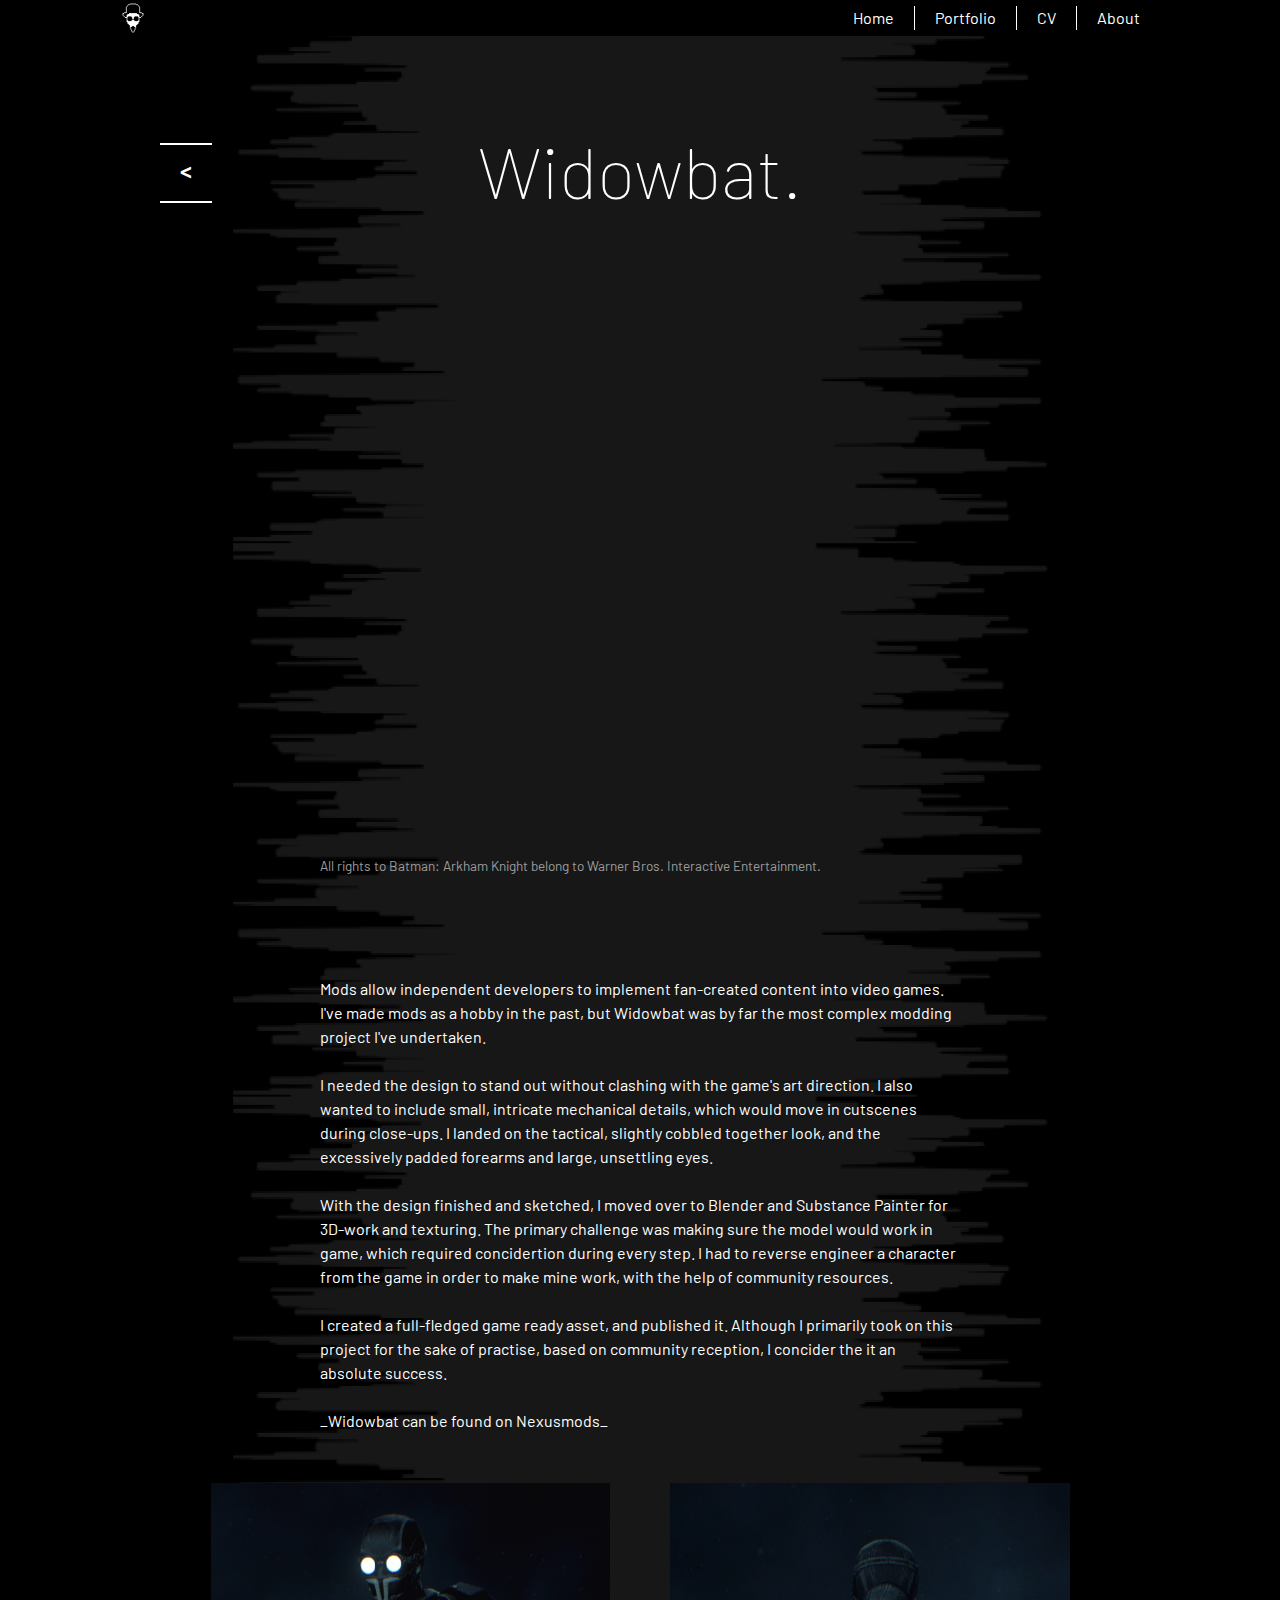
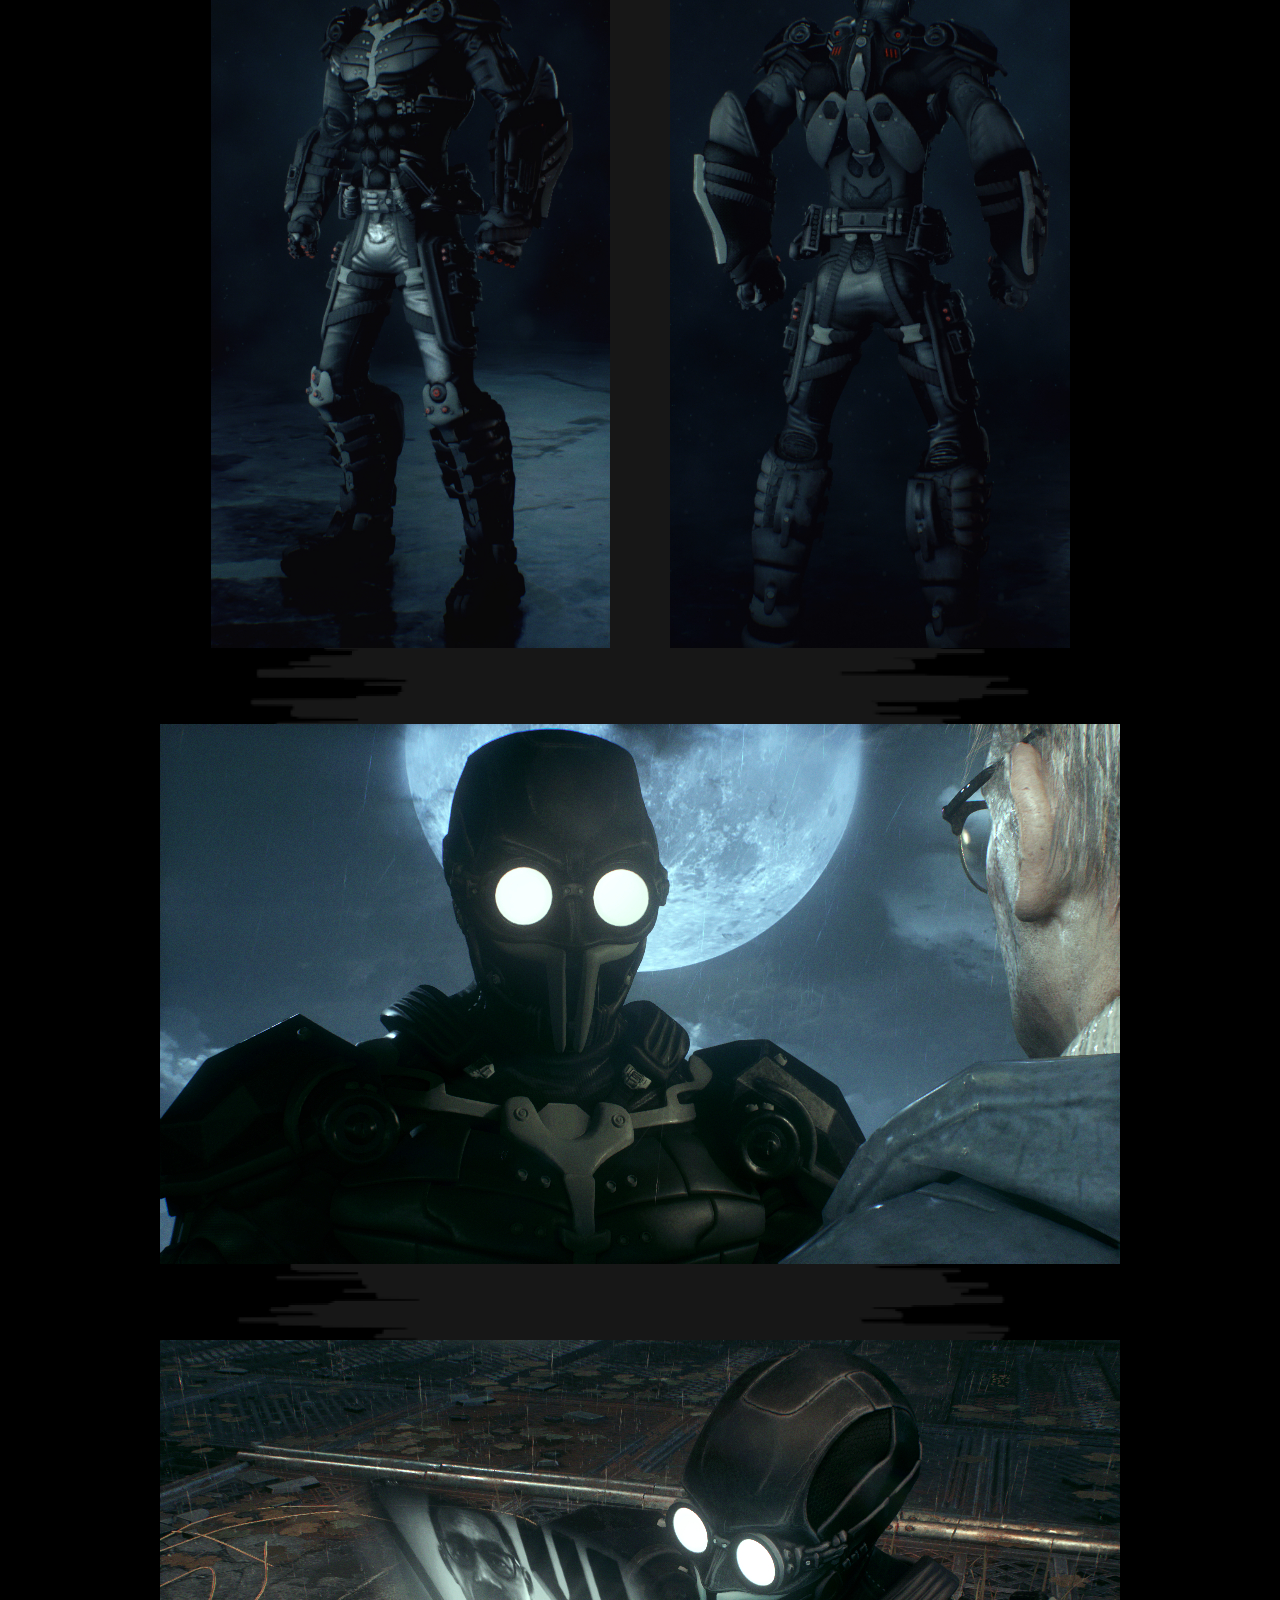
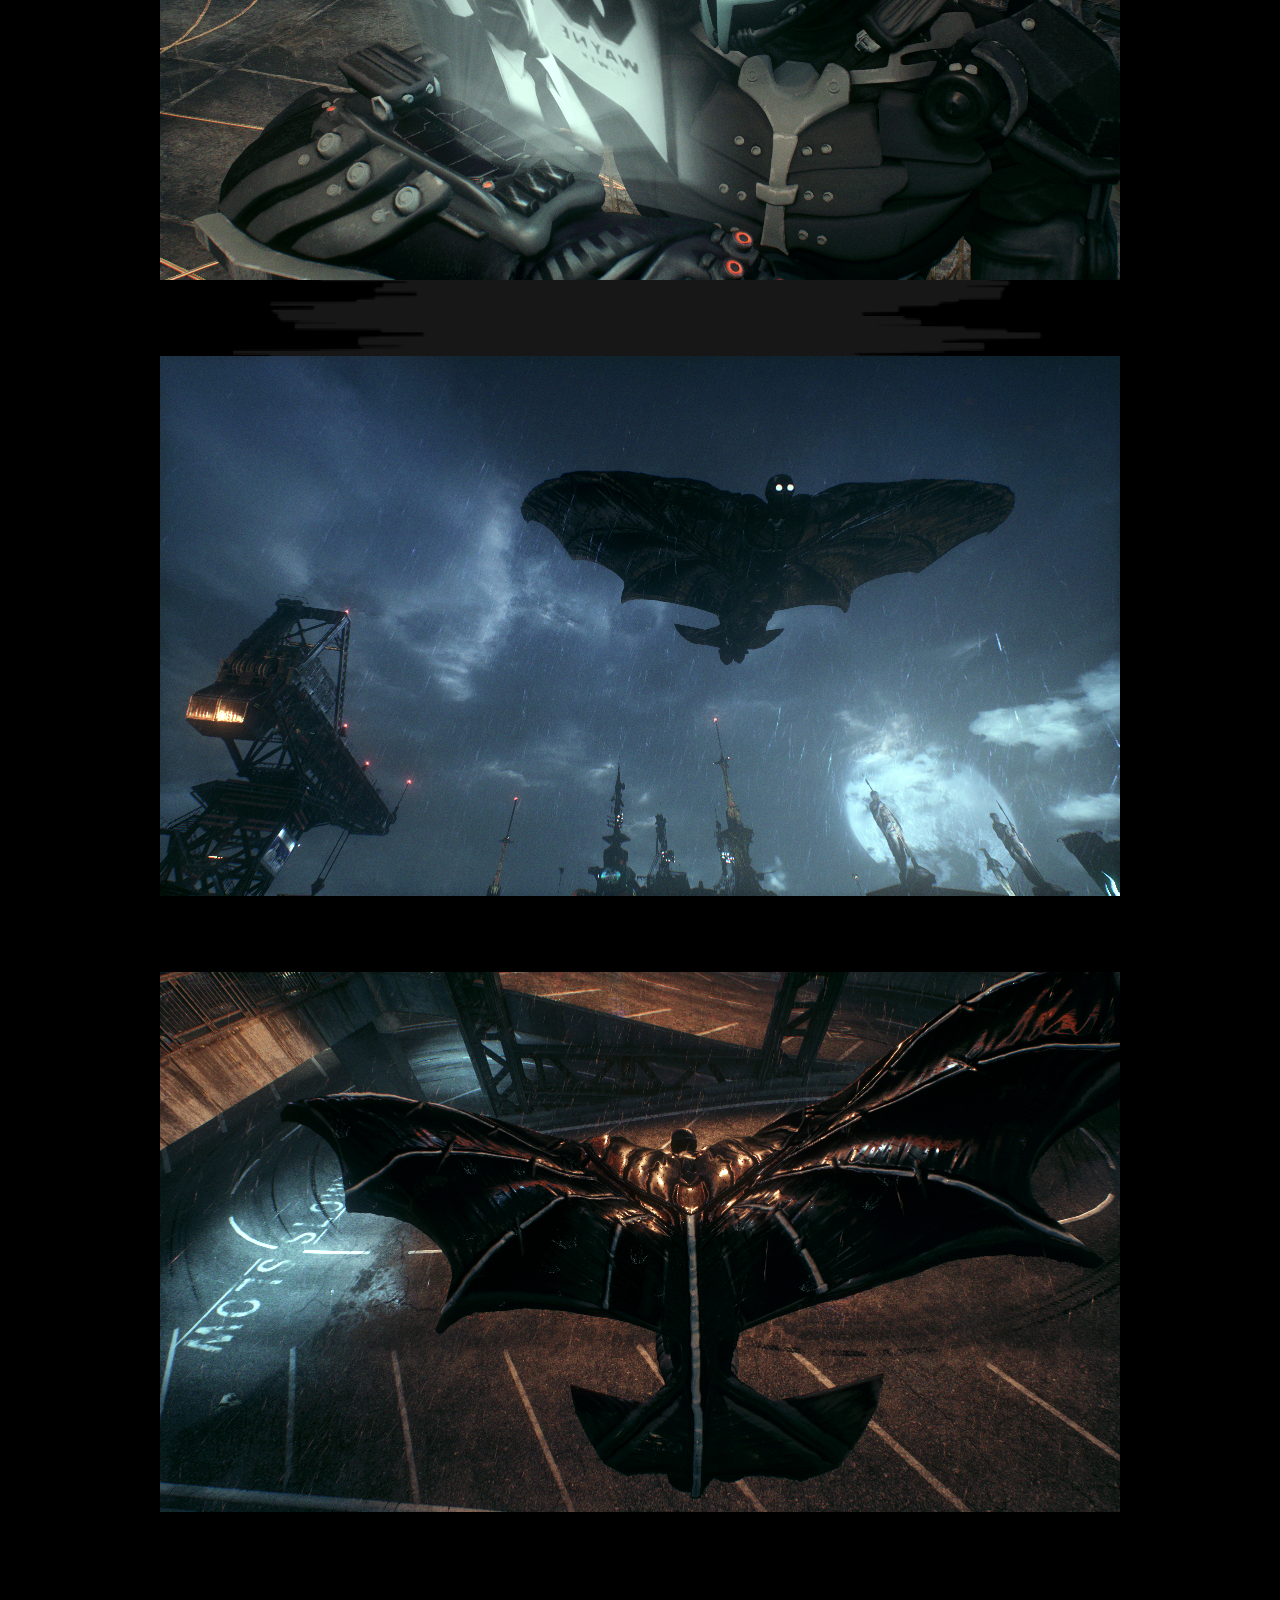
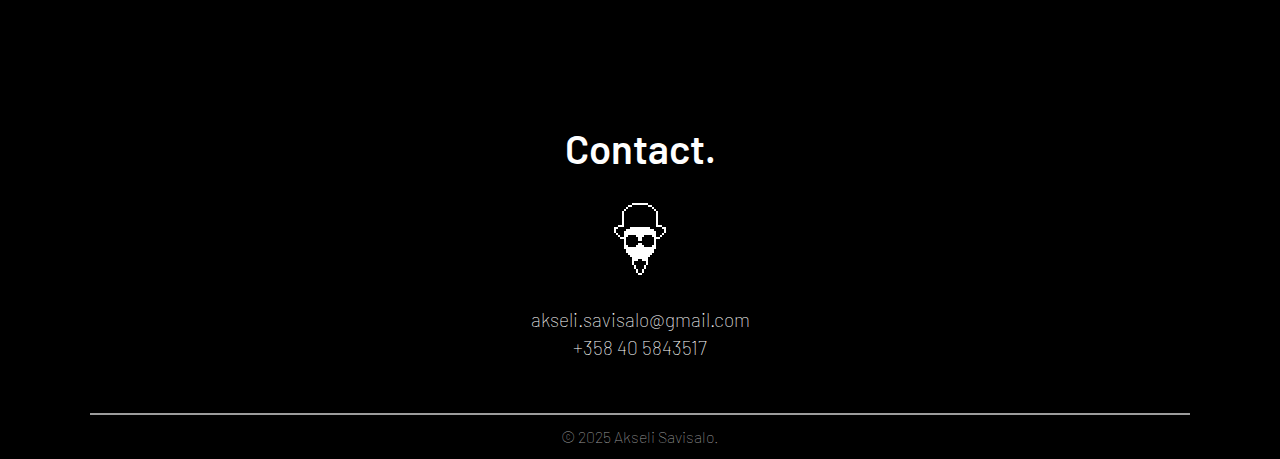
<file: project4.html>
<!DOCTYPE html>
<html lang="en">
<head>
    <meta charset="UTF-8">
    <meta name="viewport" content="width=device-width, initial-scale=1.0">
    <title>Widowbat.</title>
    <link rel="stylesheet" href="styles.css">

    <link rel="preconnect" href="https://fonts.googleapis.com">
    <link rel="preconnect" href="https://fonts.gstatic.com" crossorigin>
    <link href="https://fonts.googleapis.com/css2?family=Barlow:wght@100;400&display=swap" rel="stylesheet">

    <link rel="shortcut icon" href="images/favicon.png" type="image/x-icon">
</head>

<body>

    <nav class="navbar">
        <div class="container">
            <div class="logo-container"> <!--Header logo-->
                <a href="index.html">
                    <img src="images/logo_x1_white_outlines.png" alt="logo" class="logo">
                </a>
            </div>
            <div class="main-menu"> <!--Navigation-->
                <ul>
                    <li>
                        <a href="index.html">Home</a>
                    </li>
                    <li>
                        <a href="index.html#portfolio">Portfolio</a>
                    </li>
                    <li>
                        <a href="cv.html">CV</a>
                    </li>
                    <li>
                        <a href="about.html">About</a>
                    </li>
                </ul>
            </div>
            <!-- Borger -->
             <button class="hamburger-button">
                <div class="hamburger-line hamburger-line1"></div>
                <div class="hamburger-line hamburger-line2"></div>
                <div class="hamburger-line hamburger-line3"></div>
             </button>
             <div class="mobile-menu"> <!--Navigation-->
                <ul>
                    <li>
                        <a href="index.html">Home</a>
                    </li>
                    <li>
                        <a href="index.html#portfolio">Portfolio</a>
                    </li>
                    <li>
                        <a href="cv.html">CV</a>
                    </li>
                    <li>
                        <a href="about.html">About</a>
                    </li>
                </ul>
             </div>  
        </div>
    </nav>

    <section class="page-content full-height">
        <div class="container">
            <a href="index.html#project4" class="return">&lt;</a>
        </div>
        <div>
            <h2 class="portfolio-heading text-center">
                Widowbat.
            </h2>

            <div class="video-player">
                <iframe class="gallery-video" src="https://www.youtube.com/embed/Cg4feTHipD8?si=KrTK-07xjHZI-lpu" title="YouTube video player" frameborder="0" allow="accelerometer; autoplay; clipboard-write; encrypted-media; gyroscope; picture-in-picture; web-share" referrerpolicy="strict-origin-when-cross-origin" allowfullscreen></iframe>
                <p class="copyright-text">
                    All rights to Batman: Arkham Knight belong to Warner Bros. Interactive Entertainment.
                </p>
            </div>

            <p class="long-description">
                
                Mods allow independent developers to implement fan-created content into video games.
                I've made mods as a hobby in the past, but Widowbat was by far the most complex modding project I've undertaken.<br><br>

                I needed the design to stand out without clashing with the game's art direction. I also wanted to include small, intricate
                mechanical details, which would move in cutscenes during close-ups. I landed on the tactical, slightly cobbled together look,
                and the excessively padded forearms and large, unsettling eyes.<br><br>

                With the design finished and sketched, I moved over to Blender and Substance Painter for 3D-work and texturing.
                The primary challenge was making sure the model would work in game, which required concidertion during every step. 
                I had to reverse engineer a character from the game in order to make mine work, with the help of community resources.<br><br>

                I created a full-fledged game ready asset, and published it. Although I primarily took on
                this project for the sake of practise, based on community reception, I concider the it an absolute success.
                <br><br><a href="https://www.nexusmods.com/batmanarkhamknight/mods/1675" target="_blank" class="description-link">_Widowbat can be found on Nexusmods_</a>
            
            </p>
            <ul class="vertical-gallery gallery-wrap">
                <li>
                    <img src="images/widowbat_screenshot_front.jpg" alt="display" class="vertical-gallery-item" onclick="this.requestFullscreen()">
                    <h2 class="vertical-gallery-text text-center"></h2>
                </li>
                <li>
                    <img src="images/widowbat_screenshot_back.jpg" alt="display" class="vertical-gallery-item" onclick="this.requestFullscreen()">
                    <h2 class="vertical-gallery-text text-center"></h2>
                </li>
                <li>
                    <img src="images/widowbat_screenshot_full_moon.jpg" alt="display" class="vertical-gallery-item" onclick="this.requestFullscreen()">
                    <h2 class="vertical-gallery-text text-center"></h2>
                </li>
                <li>
                    <img src="images/widowbat_screenshot_bat_skype.jpg" alt="display" class="vertical-gallery-item" onclick="this.requestFullscreen()">
                    <h2 class="vertical-gallery-text text-center"></h2>
                </li>
                <li>
                    <img src="images/widowbat_screenshot_glide1.jpg" alt="display" class="vertical-gallery-item" onclick="this.requestFullscreen()">
                    <h2 class="vertical-gallery-text text-center"></h2>
                </li>
                <li>
                    <img src="images/widowbat_screenshot_glide2.jpg" alt="display" class="vertical-gallery-item" onclick="this.requestFullscreen()">
                    <h2 class="vertical-gallery-text text-center"></h2>
                </li>
            </ul>
        </div>
        <img src="images/mega_boi_thicc.png" alt="project-background" id="project-background" class="project-background">
        <img src="images/mega_boi_thin.png" alt="project-background" id="mobile-project-background" class="mobile-project-background">
    </section>

    <footer>
        <section class="contact">
            <div class="container">
                <h2 class="contact-heading text-center">
                    Contact.
                </h2>
                <a href="index.html">
                    <img src="images/logo_x2_white_outlines.png" alt="logo" class="contact-logo">
                </a>
                <div class="contact-info text-center">
                    <p>
                        akseli.savisalo@gmail.com <br>
                        +358 40 5843517
                    </p>
                </div>
            </div>
        </section>
        <p class="copyright text-center">
            © 2025 Akseli Savisalo.
        </p>
    </footer>

<script src="main.js"></script>    
</body>
</html>
</file>
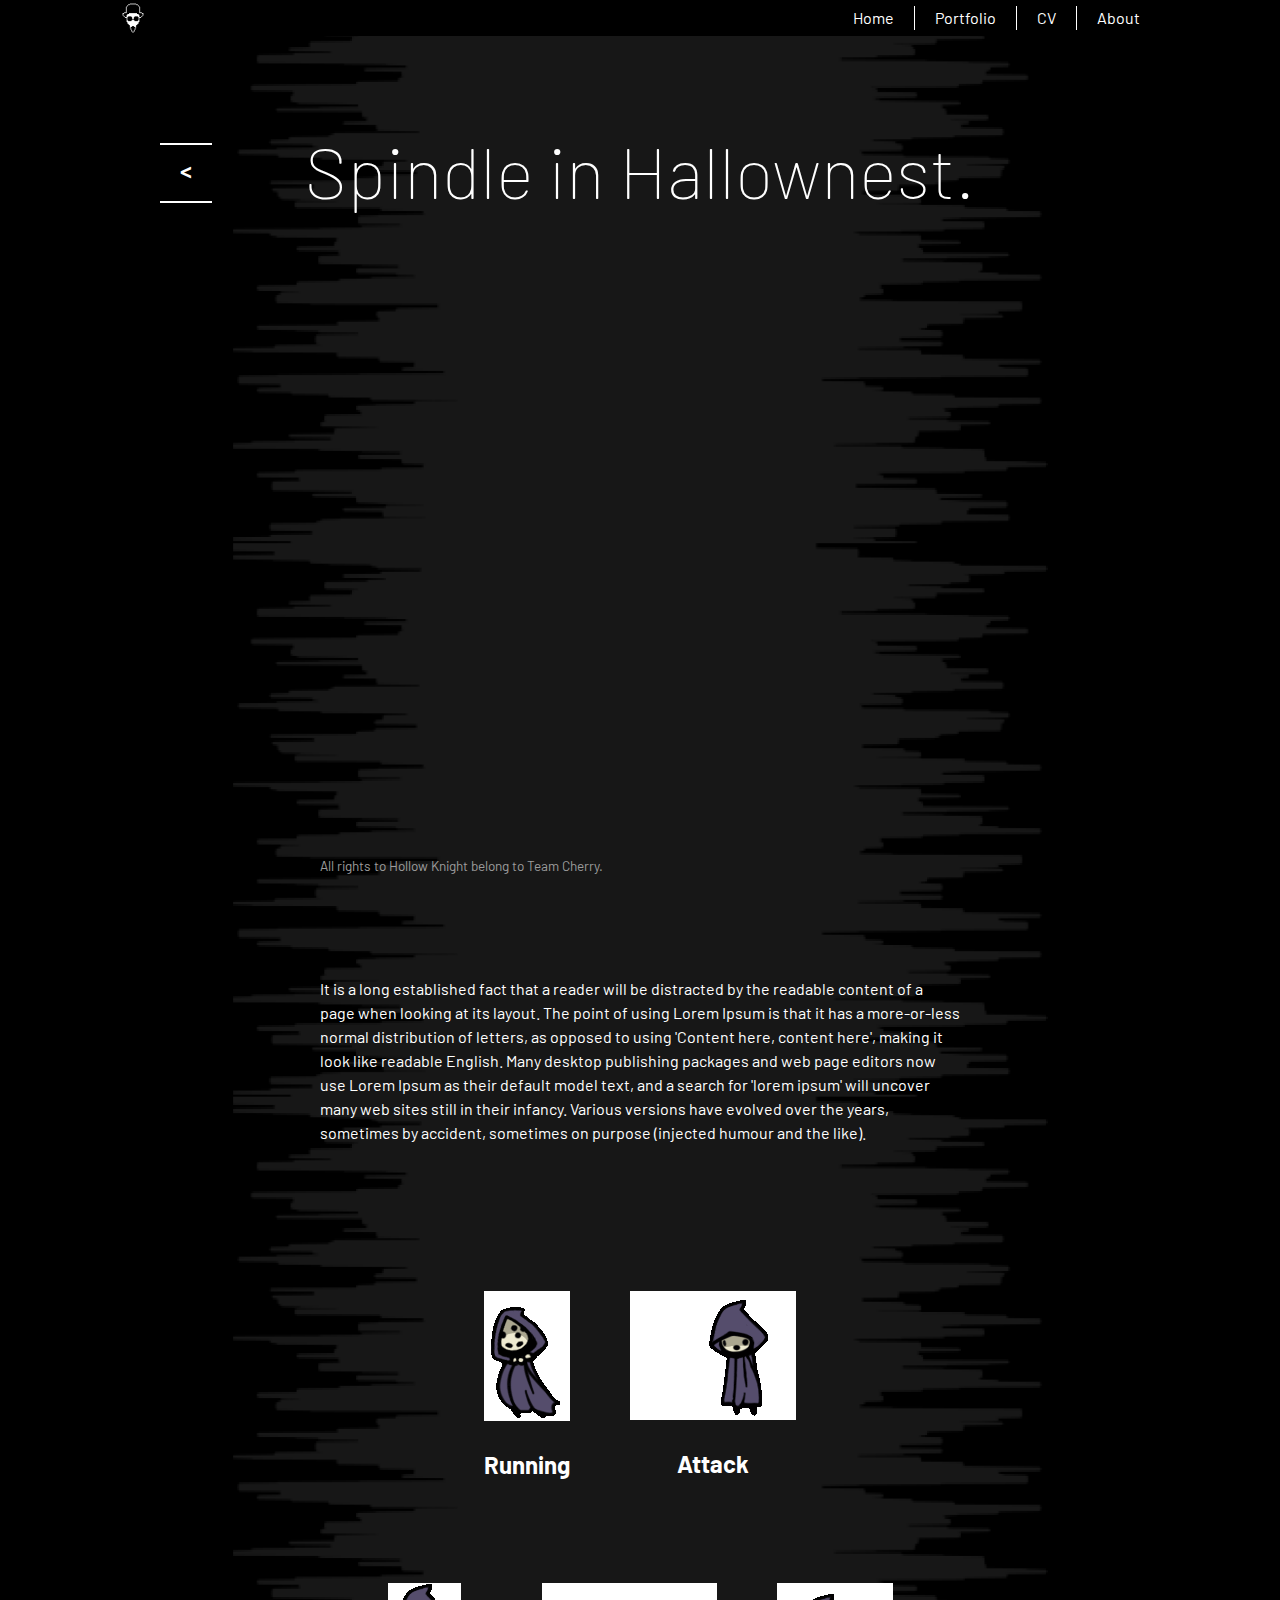
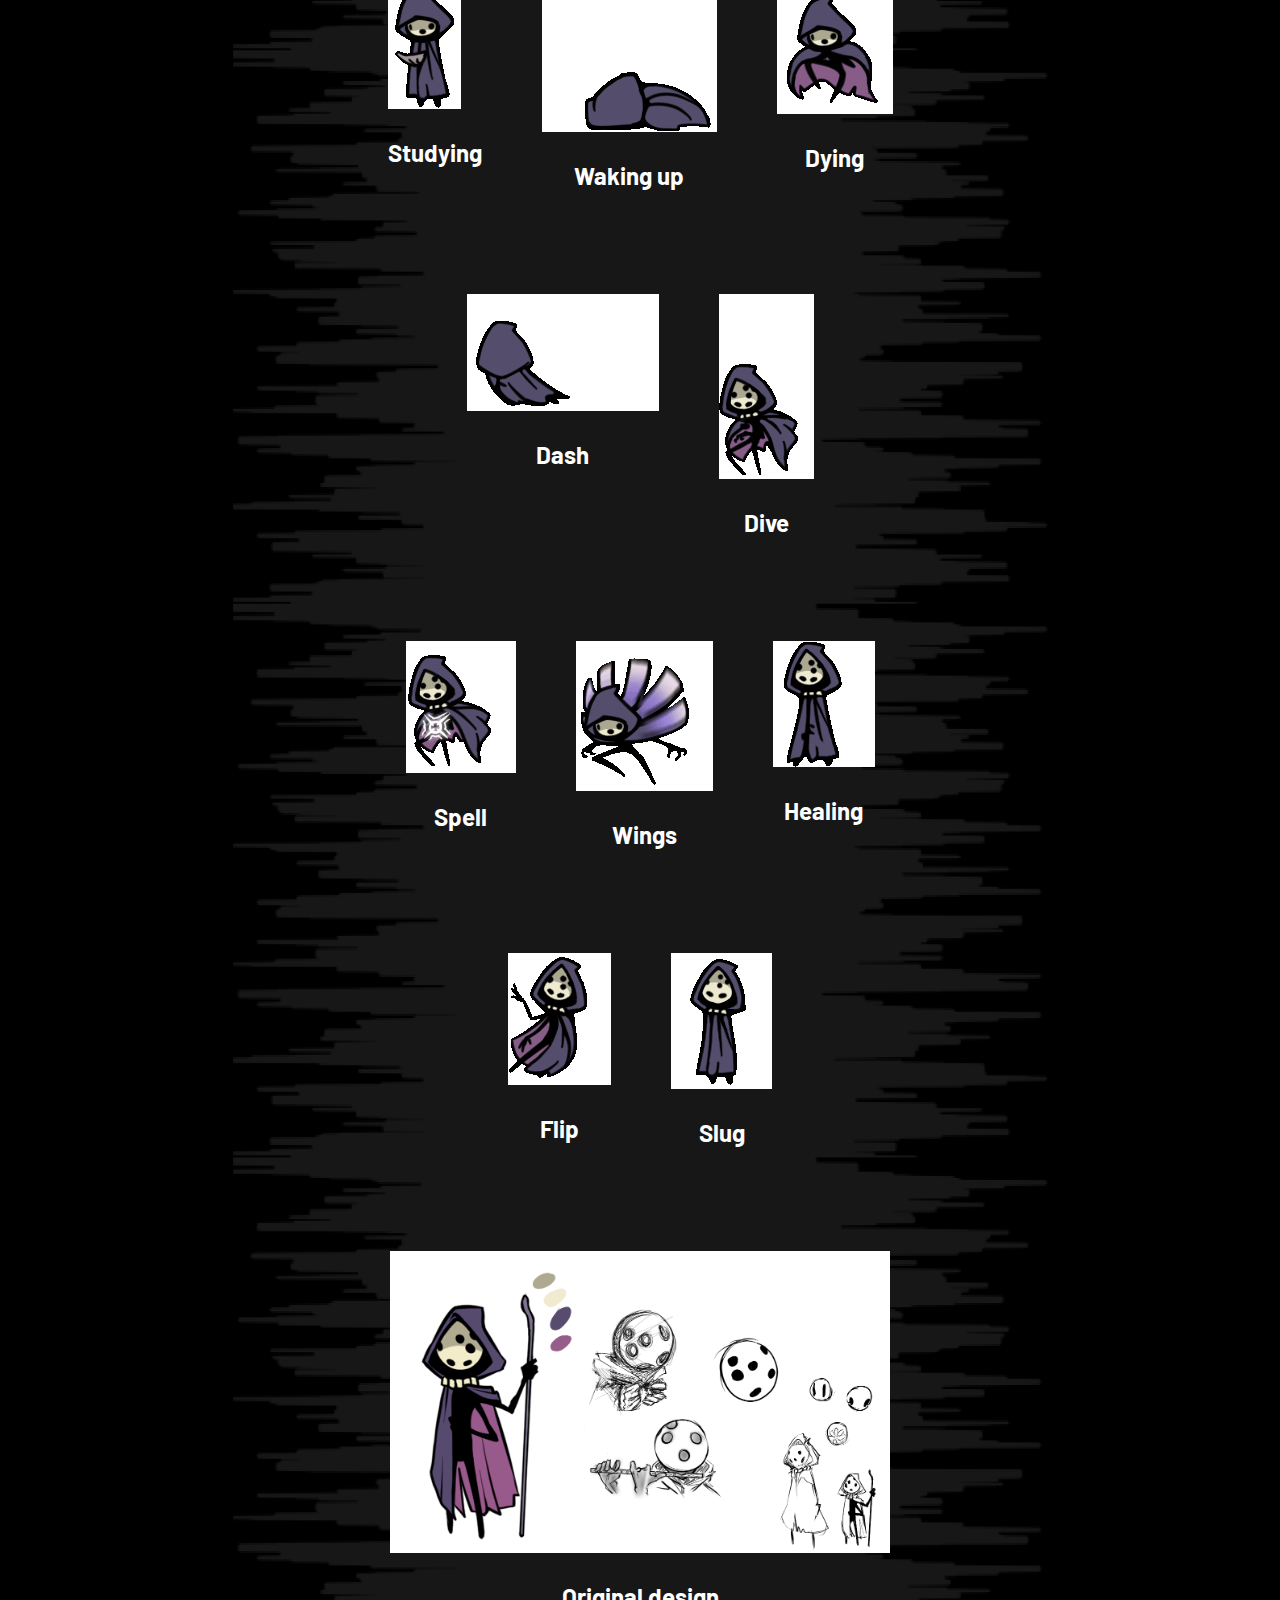
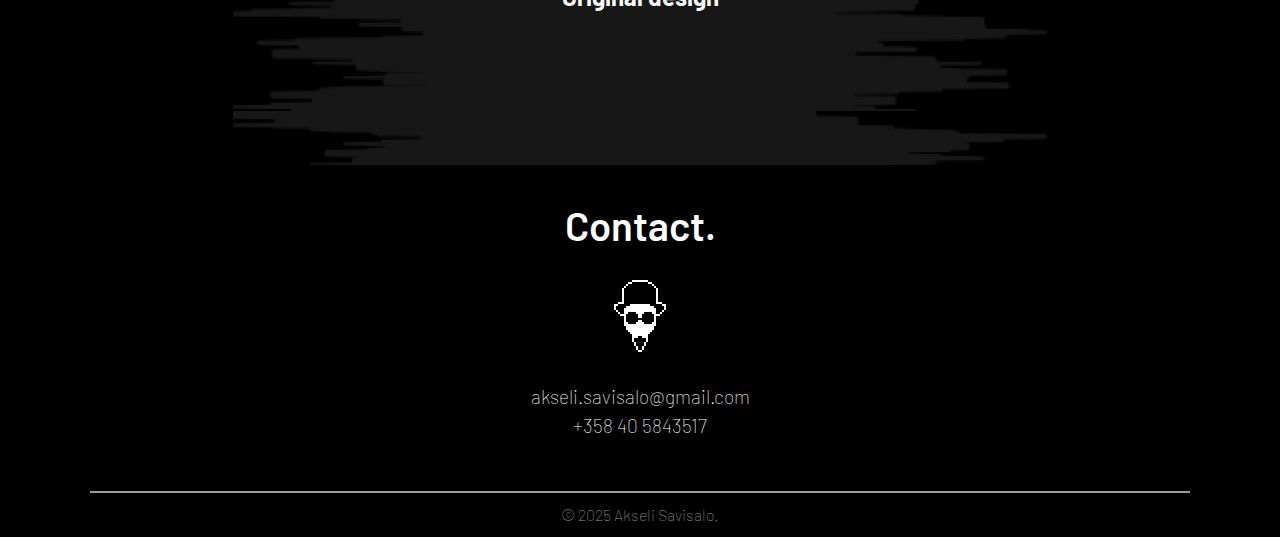
<file: project5.html>
<!DOCTYPE html>
<html lang="en">
<head>
    <meta charset="UTF-8">
    <meta name="viewport" content="width=device-width, initial-scale=1.0">
    <title>Spindle in Hallownest.</title>
    <link rel="stylesheet" href="styles.css">

    <link rel="preconnect" href="https://fonts.googleapis.com">
    <link rel="preconnect" href="https://fonts.gstatic.com" crossorigin>
    <link href="https://fonts.googleapis.com/css2?family=Barlow:wght@100;400&display=swap" rel="stylesheet">

    <link rel="shortcut icon" href="images/favicon.png" type="image/x-icon">
</head>

<body>

    <nav class="navbar">
        <div class="container">
            <div class="logo-container"> <!--Header logo-->
                <a href="index.html">
                    <img src="images/logo_x1_white_outlines.png" alt="logo" class="logo">
                </a>
            </div>
            <div class="main-menu"> <!--Navigation-->
                <ul>
                    <li>
                        <a href="index.html">Home</a>
                    </li>
                    <li>
                        <a href="index.html#portfolio">Portfolio</a>
                    </li>
                    <li>
                        <a href="cv.html">CV</a>
                    </li>
                    <li>
                        <a href="about.html">About</a>
                    </li>
                </ul>
            </div>
            <!-- Borger -->
             <button class="hamburger-button">
                <div class="hamburger-line hamburger-line1"></div>
                <div class="hamburger-line hamburger-line2"></div>
                <div class="hamburger-line hamburger-line3"></div>
             </button>
             <div class="mobile-menu"> <!--Navigation-->
                <ul>
                    <li>
                        <a href="index.html">Home</a>
                    </li>
                    <li>
                        <a href="index.html#portfolio">Portfolio</a>
                    </li>
                    <li>
                        <a href="cv.html">CV</a>
                    </li>
                    <li>
                        <a href="about.html">About</a>
                    </li>
                </ul>
             </div>  
        </div>
    </nav>

    <section class="page-content full-height">
        <div class="container">
            <a href="index.html#project5" class="return">&lt;</a>
        </div>
        <div>
            <h2 class="portfolio-heading text-center">
                Spindle in Hallownest.
            </h2>

            <div class="video-player">
                <iframe class="gallery-video" src="https://www.youtube.com/embed/Wg3e1MJcrm8?si=H5F03d9R5QHE07xH" title="YouTube video player" frameborder="0" allow="accelerometer; autoplay; clipboard-write; encrypted-media; gyroscope; picture-in-picture; web-share" referrerpolicy="strict-origin-when-cross-origin" allowfullscreen></iframe>
                <p class="copyright-text">
                    All rights to Hollow Knight belong to Team Cherry.
                </p>
            </div>

            <p class="long-description">
                It is a long established fact that a reader will be distracted by the readable content of a page when looking at its layout. The point of using Lorem Ipsum is that it has a more-or-less normal distribution of letters, as opposed to using 'Content here, content here', making it look like readable English. Many desktop publishing packages and web page editors now use Lorem Ipsum as their default model text, and a search for 'lorem ipsum' will uncover many web sites still in their infancy. Various versions have evolved over the years, sometimes by accident, sometimes on purpose (injected humour and the like).<br><br><br><br><br>
            </p>
            <ul class="vertical-gallery gallery-wrap">
                <li>
                    <img src="videos/spindle_run.gif" alt="display" class="vertical-gallery-item spindle-gif">
                    <h2 class="vertical-gallery-text text-center">Running</h2>
                </li>
                <li>
                    <img src="videos/spindle_attack.gif" alt="display" class="vertical-gallery-item spindle-gif">
                    <h2 class="vertical-gallery-text text-center">Attack</h2>
                </li>
            </ul>
            <ul class="vertical-gallery gallery-wrap">
                <li>
                    <img src="videos/spindle_map.gif" alt="display" class="vertical-gallery-item spindle-gif">
                    <h2 class="vertical-gallery-text text-center">Studying</h2>
                </li>
                <li>
                    <img src="videos/spindle_get_up.gif" alt="display" class="vertical-gallery-item spindle-gif">
                    <h2 class="vertical-gallery-text text-center">Waking up</h2>
                </li>

                <li>
                    <img src="videos/spindle_death.gif" alt="display" class="vertical-gallery-item spindle-gif">
                    <h2 class="vertical-gallery-text text-center">Dying</h2>
                </li>
            </ul>
            <ul class="vertical-gallery gallery-wrap">
                <li>
                    <img src="videos/spindle_dash.gif" alt="display" class="vertical-gallery-item spindle-gif">
                    <h2 class="vertical-gallery-text text-center">Dash</h2>
                </li>
                <li>
                    <img src="videos/spindle_spell2.gif" alt="display" class="vertical-gallery-item spindle-gif">
                    <h2 class="vertical-gallery-text text-center">Dive</h2>
                </li>
            </ul>
            <ul class="vertical-gallery gallery-wrap">
                <li>
                    <img src="videos/spindle_spell1.gif" alt="display" class="vertical-gallery-item spindle-gif">
                    <h2 class="vertical-gallery-text text-center">Spell</h2>
                </li>
                <li>
                    <img src="videos/spindle_double_jump.gif" alt="display" class="vertical-gallery-item spindle-gif">
                    <h2 class="vertical-gallery-text text-center">Wings</h2>
                </li>
                <li>
                    <img src="videos/spindle_focus.gif" alt="display" class="vertical-gallery-item spindle-gif">
                    <h2 class="vertical-gallery-text text-center">Healing</h2>
                </li>
            </ul>
            <ul class="vertical-gallery gallery-wrap">
                <li>
                    <img src="videos/spindle_flip.gif" alt="display" class="vertical-gallery-item spindle-gif">
                    <h2 class="vertical-gallery-text text-center">Flip</h2>
                </li>
                <li>
                    <img src="videos/spindle_slug.gif" alt="display" class="vertical-gallery-item spindle-gif">
                    <h2 class="vertical-gallery-text text-center">Slug</h2>
                </li>
            </ul>
            <ul class="vertical-gallery gallery-wrap">
                <li>
                    <img src="images/spindle_concepts.png" alt="display" class="vertical-gallery-item half-size" onclick="this.requestFullscreen()">
                    <h2 class="vertical-gallery-text text-center">Original design</h2>
                </li>
            </ul>
        </div>
        <img src="images/mega_boi_thicc.png" alt="project-background" id="project-background" class="project-background">
        <img src="images/mega_boi_thin.png" alt="project-background" id="mobile-project-background" class="mobile-project-background">
    </section>

    <footer>
        <section class="contact">
            <div class="container">
                <h2 class="contact-heading text-center">
                    Contact.
                </h2>
                <a href="index.html">
                    <img src="images/logo_x2_white_outlines.png" alt="logo" class="contact-logo">
                </a>
                <div class="contact-info text-center">
                    <p>
                        akseli.savisalo@gmail.com <br>
                        +358 40 5843517
                    </p>
                </div>
            </div>
        </section>
        <p class="copyright text-center">
            © 2025 Akseli Savisalo.
        </p>
    </footer>

<script src="main.js"></script>    
</body>
</html>
</file>
<file: styles.css>
* {
    box-sizing: border-box;
    margin: 0;
    padding: 0;}

@font-face {
    font-family: 'Cum Villain';
    src: url(CumVillain-Regular.otf);}

:root {
    --pressed-gray: #9c9c9c;
    --deep-gray: #171717;}

::-moz-selection { /* For Firefox */
    background: magenta;}
      
::selection {
    background: magenta;}



html {
    scroll-behavior: smooth;}

body {
    font-family: 'Barlow', sans-serif;
    font-size: 16px;
    line-height: 1.5;
    color: white;
    background-color: black;
    overflow-x: clip;}

a {
    text-decoration: none;
    color: white;}

ul {
    list-style: none;}



/*Navbar*/

.navbar {
    background: black;
    position: relative;
    z-index: 998;}

.navbar .container {
    display: flex;
    justify-content: space-between;
    align-items: center;}

.navbar .logo {
    display:block;
    scale: 80%;}

.navbar .main-menu ul {
    display: flex;}

.navbar ul li a {
    padding: 0px 20px;
    display: block;
    font-weight: 400;
    transition: 0.5s;}

.navbar .main-menu ul li a {
    border-right: 1px solid white;}

.navbar .main-menu ul li:last-child a {
    border-right: none;}

.navbar ul li a:hover{
    color:magenta;}



/* Borger button */

.hamburger-button {
    display: none;
    background: none;
    border: none;
    cursor: pointer;
    padding: 10px;
    z-index: 1000;}

.hamburger-button .hamburger-line {
    width: 50px;
    height: 2px;
    background: white;
    margin-top: 1px;
    margin-bottom: 6px;
    margin-right: -7px;
    transition: 0.3s;}

.hamburger-button .hamburger-line:last-child {
    margin-bottom: 1px;}

.hamburger-line1.active {
    transform: translateY(7px);}

.hamburger-line2.active {
    width: 0px;}

.hamburger-line3.active {
    transform: translateY(-7px);}

.mobile-menu {
    display: none;
    position: absolute;
    top: 0;
    right: 0;
    top: -140vh;
    width: 100%;
    height: 140vh;
    z-index: 999;
    background: black;
    transition: top 0.3s ease-in-out;
    text-align: center;}

.mobile-menu.active {
    top: 0;}

.mobile-menu ul {
    text-align: center;
    margin: 0 auto;
    display: inline-block;
    font-size: 1.5rem;
    margin-top: 100px;}

.mobile-menu ul li {
    width: 200px;
    padding: 20px 0;
    border-bottom: 1px solid white;}

.mobile-menu ul li:last-child {
    border-bottom: none;}



/*Her0*/

.hero {
    background: url('../images/illustration_background.png') no-repeat;
    background-size: 1498px;
    background-position: center top;
    background-attachment: fixed;
    overflow: clip;}

.hero .container {
    position: relative;
    height: 890px;}

.hero-content {
    position: relative;
    display: block;
    margin: 0 auto;
    width: 600px;
    z-index: 503;}

.text-xxl {
    font-family: 'Cum Villain';
    font-size: 6rem;
    line-height: 1.15;
    font-weight: 100;
    padding: 45% 0% 0%;}

.hero-text {
    font-size: 1.3rem;}
    
.overlay-container {
    position: absolute;
    top: 0;
    left: 0;
    width: 100%;
    height: 1080px;
    overflow: clip;}

.overlay {
    pointer-events: none;
    position: absolute;
    left:  calc(-750px + 50%);
    width: 1500px;
    height: auto;}

.overlay1 {
    z-index: 501;
    transform: translateY(0);}

.overlay2 {
    z-index: 502;
    transform: translateY(0);}

.overlay3 {
    z-index: 504;
    transform: translateY(0);}

.overlay4 {
    z-index: 505;
    transform: translateY(0);}

.overlay5 {
    z-index: 506;
    transform: translateY(0);}

.overlay-mobile {
    display: none;}

.overlay-mobile-motherfucker{
    z-index: 504;}



/*Stamp*/

.under-construction-stamp {
    display: block;         /*<--- Deactivate here!!*/
    position: absolute;
    z-index: 997;
    width: 250px;
    left: calc(-125px + 40%);
    margin-top: -100px;
    transform: rotate(15deg);}



/*Portfolio*/

.portfolio {
    position: relative;
    padding-top: 200px;
    padding-bottom: 100px;
    overflow: clip;}
    
.portfolio .container {
    position: relative;
    z-index: 600;}

.project-background {
    position: absolute;
    top: 0;
    margin-top: -600px;
    left: calc(50vw - 410px);
    width: 820px;
    object-fit: cover;
    z-index: -100;}

.mobile-project-background {
    display: none;
    position: absolute;
    top: 0;
    margin-top: -400px;
    left: calc(50vw - 160px);
    width: 320px;
    object-fit: cover;
    z-index: -100;}

.portfolio-heading {
    position: relative;
    font-size: 4.5rem;
    font-weight: 100;
    margin: 0 0 120px;}

.project-thumb {
    max-width: 100%;
    margin-bottom: 10px;
    transition: 0.5s;
    outline: 0px solid black;}

.project-thumb:hover {
    transform: scale(102%);
    outline: 20px solid black;
    outline-offset: -16px;}

.project-name {
    font-size: 2.5rem;
    font-weight: 600;
    line-height: 2;
    transition: 0.5s;}

.project-name:hover {
    color: magenta;}

.description-link {
    color: white;
    transition: 0.5s;}

.description-link:hover {
    color: magenta;}

.portfolio-project {
    padding-bottom: 100px;}



/*Contact*/

.contact {
    background: black;
    text-align: center;}

.contact .container {
    border-bottom: 2px solid var(--pressed-gray);}

.contact-heading {
    padding-top: 30px;
    font-size: 2.5rem;
    font-weight: 600;}

.contact-logo {
    padding-top: 25px;
    padding-bottom: 25px;
    margin: 0 auto;
    display: inline-block;}

.contact-info {
    font-size: 1.2rem;
    font-weight: 100;
    padding-bottom: 50px;}

.copyright {
    padding: 10px;
    font-weight: 100;
    color: var(--pressed-gray);}



/*Page content*/

.page-content {
    position: relative;
    padding-top: 80px;
    padding-bottom: 100px;
    overflow: hidden;}

.return {
    position: absolute;
    z-index: 900;
    transform: translateY(27px);
    font-size: 1.5rem;
    font-weight: 600;
    padding: 7px 20px 13px;
    border-top: 2px solid white;
    border-bottom: 2px solid white;
    margin-left: 40px;
    transition: 0.3s;}

.return:hover {
    color: magenta;
    border-top: 2px solid magenta;
    border-bottom: 2px solid magenta;}

.vertical-gallery {
    position: relative;
    object-fit: scale-down;
    justify-content: space-between;
    align-items: start;
    display: flex;
    flex-direction: row;
    padding-bottom: 50px;}

.vertical-gallery-item {
    max-height: 85vh;
    max-width: 80vw;}

.lin-profile-pic {
    max-height: 400px;
    margin-top: -100px;
    padding-bottom: 0;}

.vertical-gallery-text {
    padding-top: 20px;
    padding-bottom: 0;}

.gallery-wrap {
    justify-content: center;
    flex-wrap: wrap;}

.gallery-wrap li {
    margin: 50px 30px 0;}

.long-description {
    margin: auto;
    width: 50vw;}

.copyright-text {
    color: var(--pressed-gray);
    font-size: 0.85rem;}



/*Video*/

.video-player {
    position: relative;
    display: block;
    margin: 100px auto;
    max-width: 50vw;
    overflow: hidden;}

.gallery-video {
    width: 100%;
    height: 56.25vh;}

.player-controls {
    display: flex;
    position: absolute;
    bottom: 0;
    width: 100%;
    transform: translateY(100%) translateY(-5px);
    transition: 0.3s;
    flex-wrap: wrap;
    background: rgba(0, 0, 0, 0.5);}

.video-player:hover .player-controls {
    transform: translateY(0);}

.play-button {
    width: 10%;
    border: none;
    background: none;
    color: white;
    font-size: 1.2rem;
    font-weight: 600;
    padding: 10px;
    transform: translateY(-2px);}

.play-button:focus {
    outline: none;}

.video-time {
    width: 15%;
    text-align: center;
    display: flex;
    align-items: center;
    justify-content: center;
    margin: 0 10px;}

/* input[type='range']{
    -webkit-appearance: none;
    -moz-appearance: none;} */

.spindle-gif {
    background: white;}



/*Buttons*/

.btn {
    display: inline-block;
    padding: 13px 20px;
    background: white;
    color: black;
    font-weight: 100;
    text-decoration: none;
    border: none;
    cursor: pointer;
    transition: 0.5s;}

.btn:hover {
    background: magenta;}

.btn-block {
    display: block;
    width: 100%;}

.download-button {
    font-size: 1.4rem;
    font-weight: 600;
    padding: 20px;
    border-top: 3px solid white;
    border-bottom: 3px solid white;
    transition: 0.5s;}

.download-button:hover {
    color: magenta;
    border-top: 3px solid magenta;
    border-bottom: 3px solid magenta;}



/* Utility classes */

.container {
    max-width: 1100px;
    margin: 0 auto;
    padding: 0 30px;}

.container-sm {
    max-width: 800px;
    margin: 0 auto;
    padding: 0 30px;}

.full-height {
    min-height: 95vh;}

.text-center {
    text-align: center;}

.white-outlines {
    border: 1px solid white;}

.half-size {
    width: 500px;}



/*Media queries*/

@media (max-width: 960px){ 
    .project-background {
        display: none;}

    .mobile-project-background {
        display: block;}}

@media (max-width: 670px){
    .hero {
        background: none;}

    .hero .container {
        height: 910px;
        margin: 0;
        padding: 0;}

    .overlay-mobile {
        pointer-events: none;
        position: absolute;
        top: 0;
        left:  calc(-360px + 50%);
        height: 950px;
        width: auto;
        display: block;}
    
    .overlay1 {
        display: none;}
        
    .overlay2 {
        display: none;}
        
    .overlay3 {
        display: none;}
        
    .overlay4 {
        display: none;}
        
    .overlay5 {
        display: none;}

    .navbar .main-menu {
        display: none;}

    .navbar .hamburger-button {
        display: block;}
    
    .navbar .mobile-menu {
        display: block;}

    .hero-content {
        width: 380px;}
    
    .text-xxl{
        font-size: 4rem;
        padding: 60% 0 0;}

    .hero-text {
        font-size: 1.1rem;}

    .under-construction-stamp {
        width: 200px;
        margin-top: -220px;
        left: calc(-100px + 35%);}

    .portfolio-heading {
        margin-top: 20px;
        font-size: 4rem;}
    
    .project-thumb {
        object-fit: cover;
        height: 10rem;}
    
    .left-focus {
        object-position: 10% 0;}
    
    .right-focus {
        object-position: 90% 0;}

    .return {
        display: none;}
    
    .vertical-gallery {
        flex-direction: column;
        align-items: center;}

    .vertical-gallery-text {
        margin-bottom: 60px;}

    .long-description {
        margin-left: 25vw;}
    
    .video-player {
        max-width: 80vw;}}
</file>
